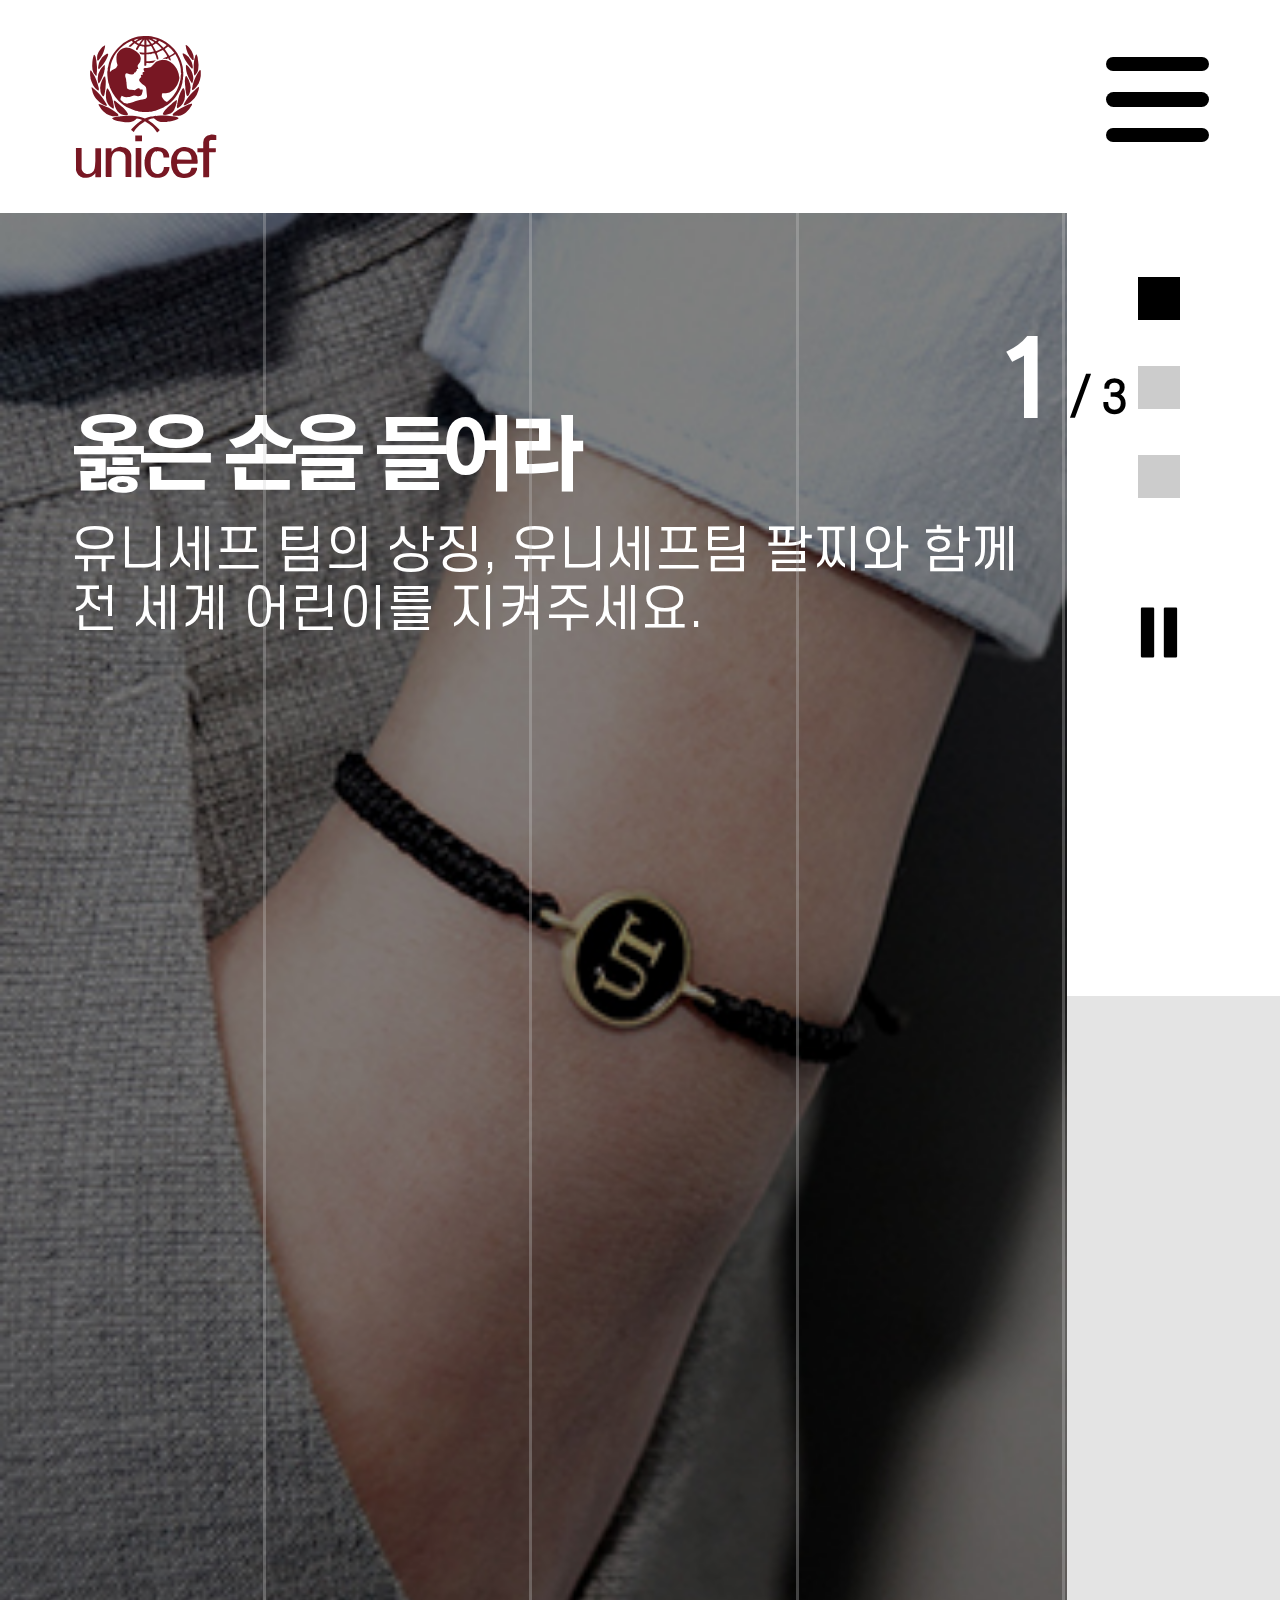
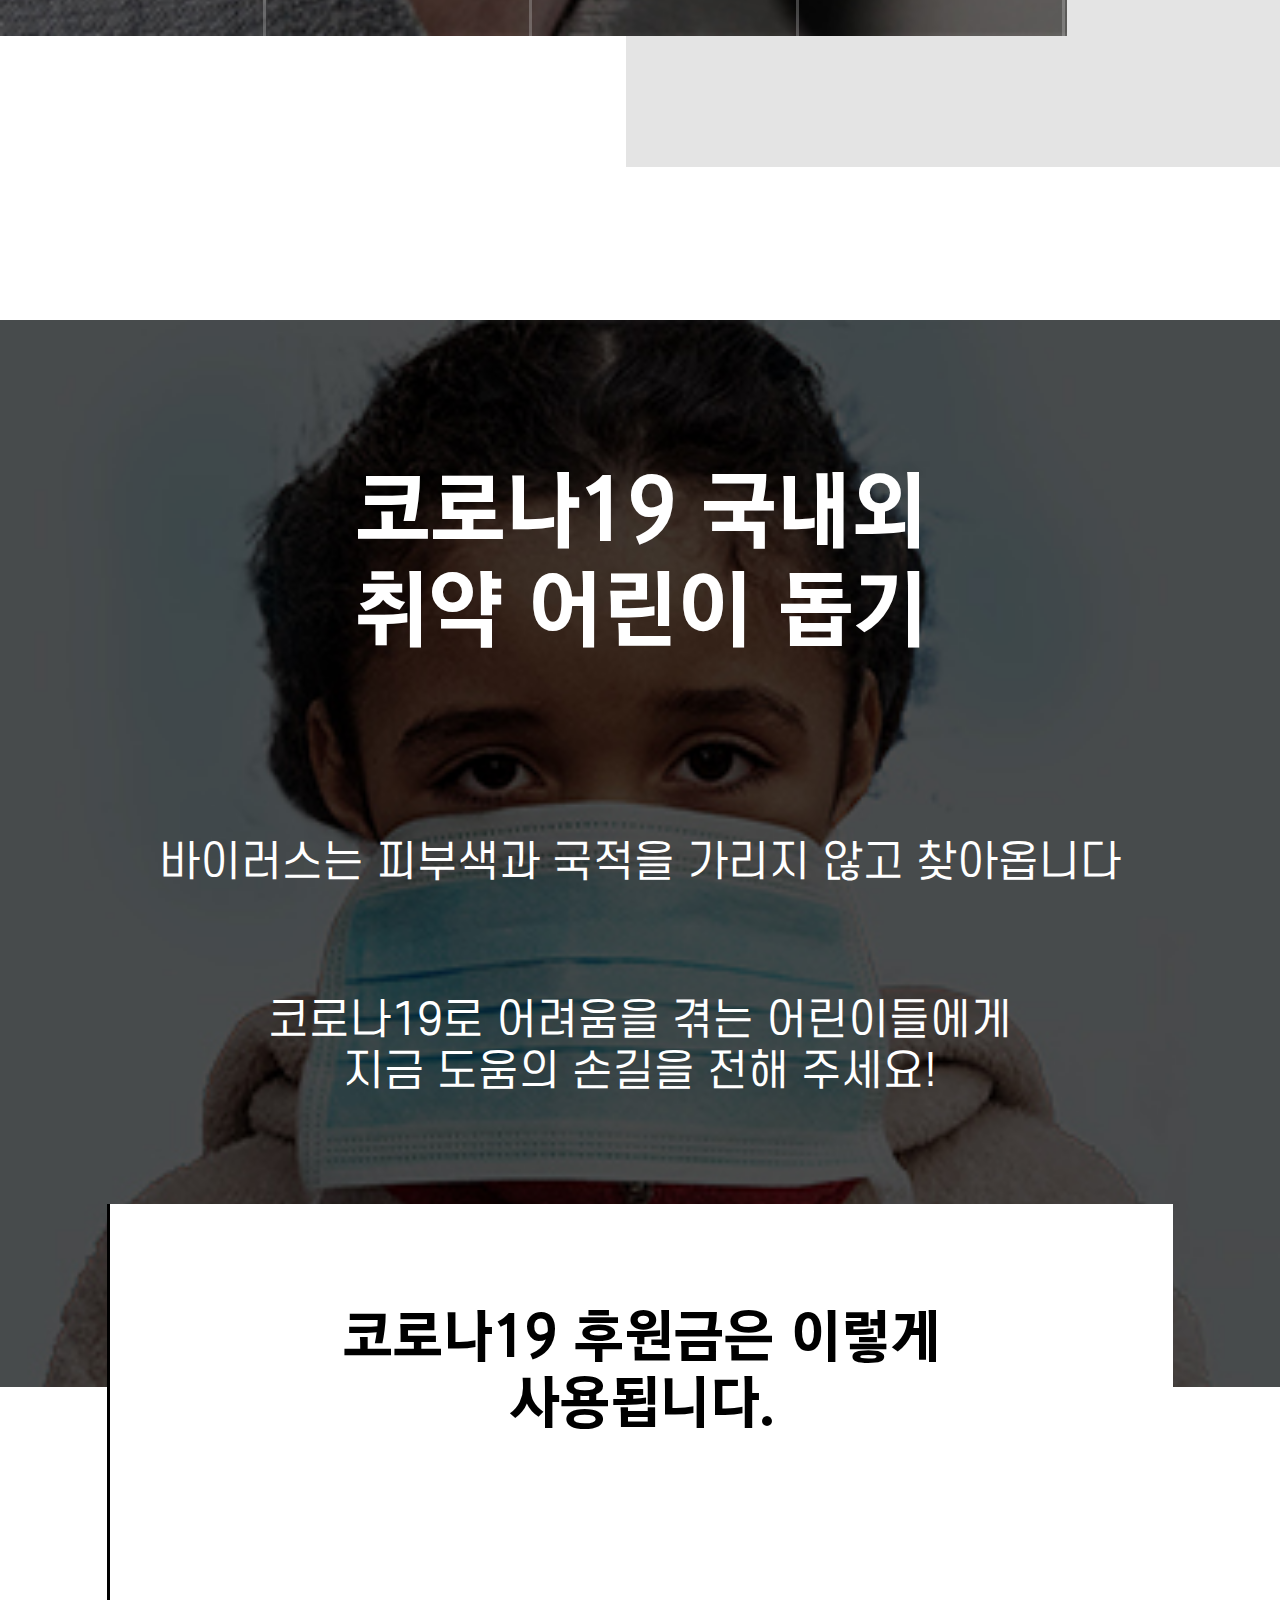
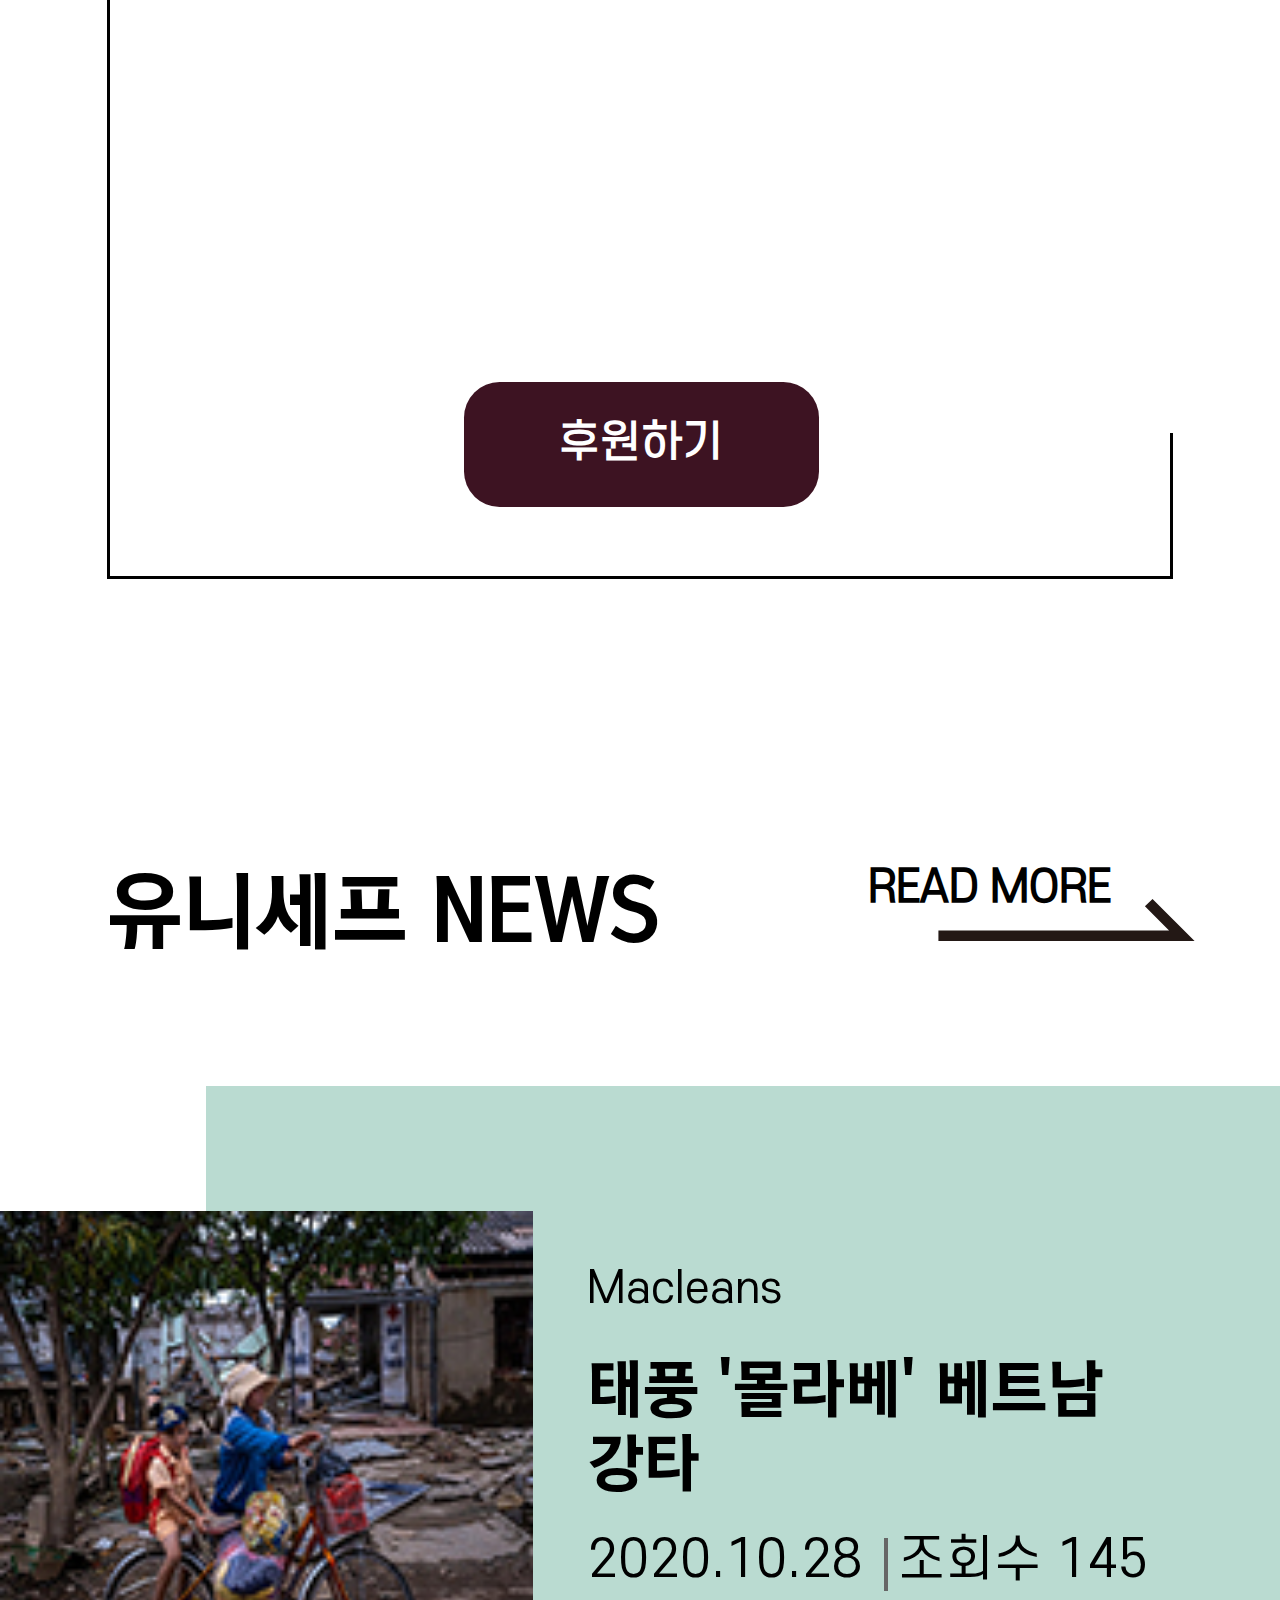
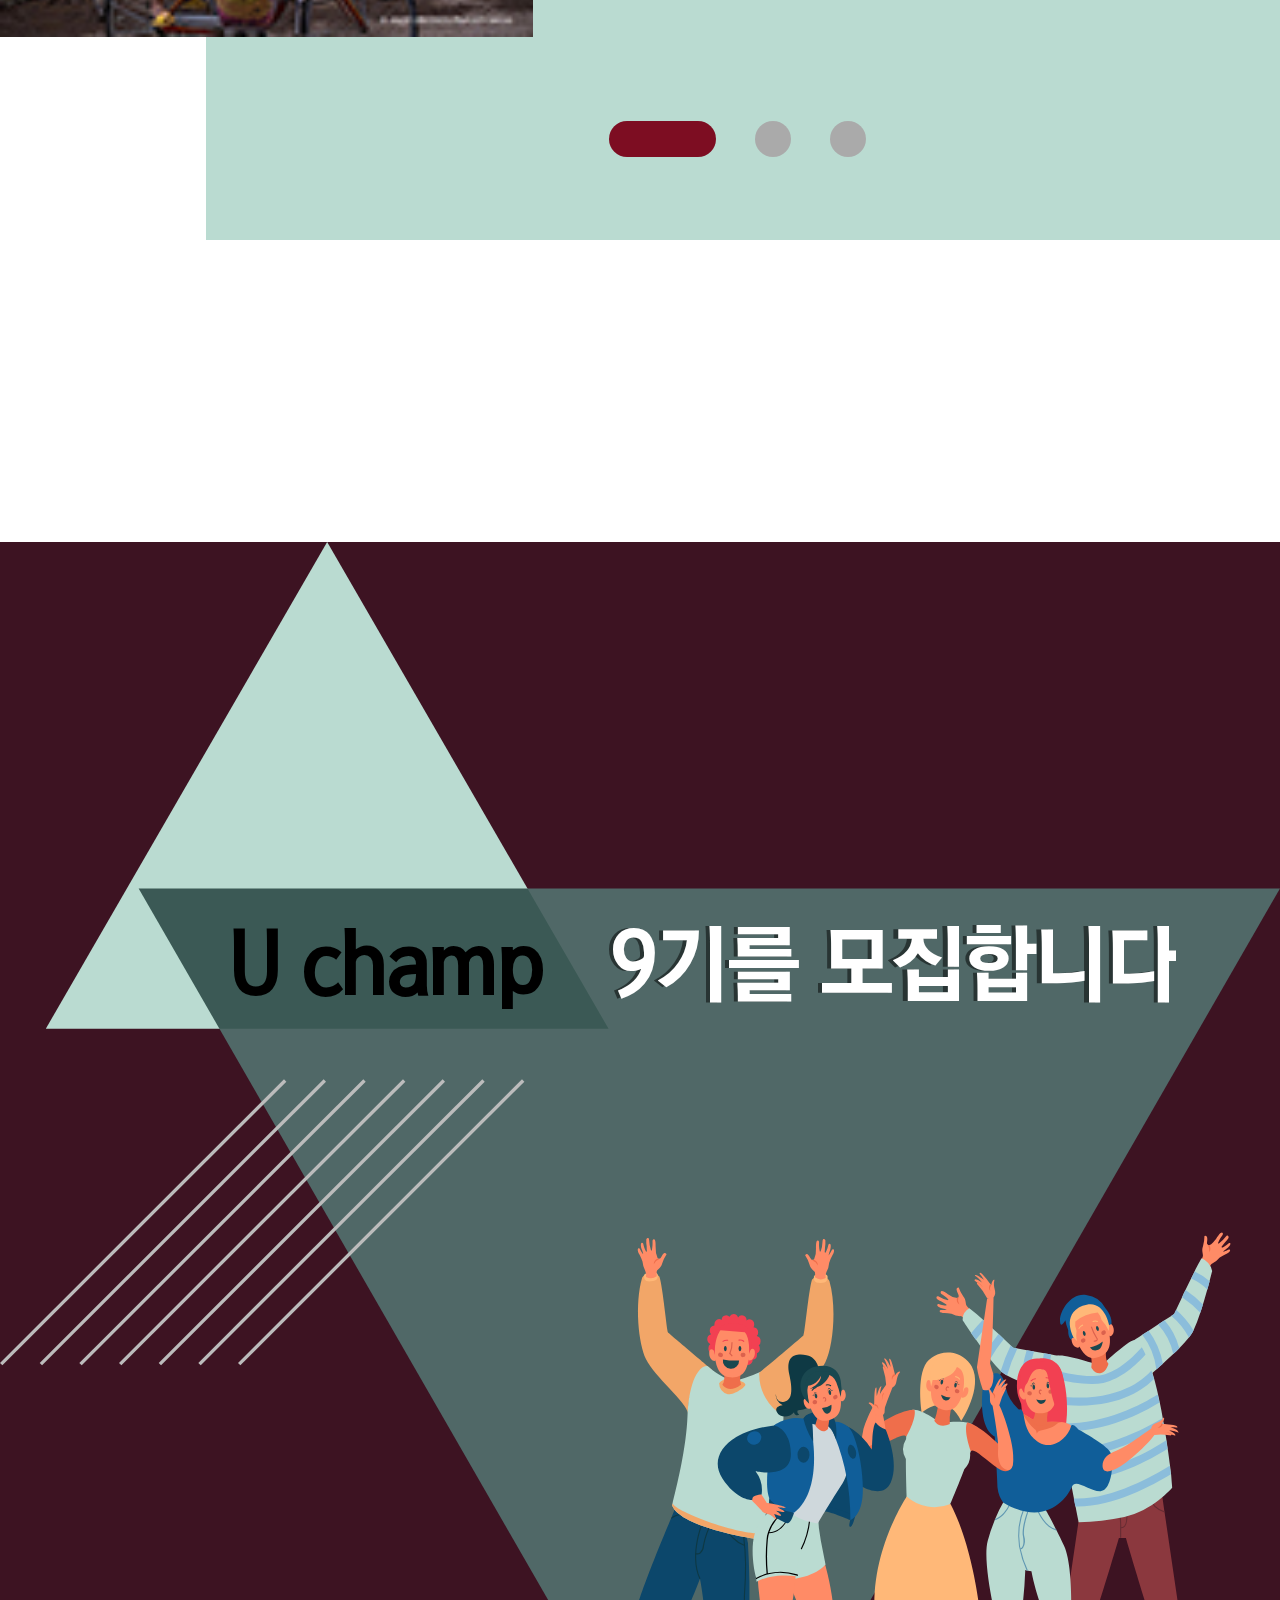
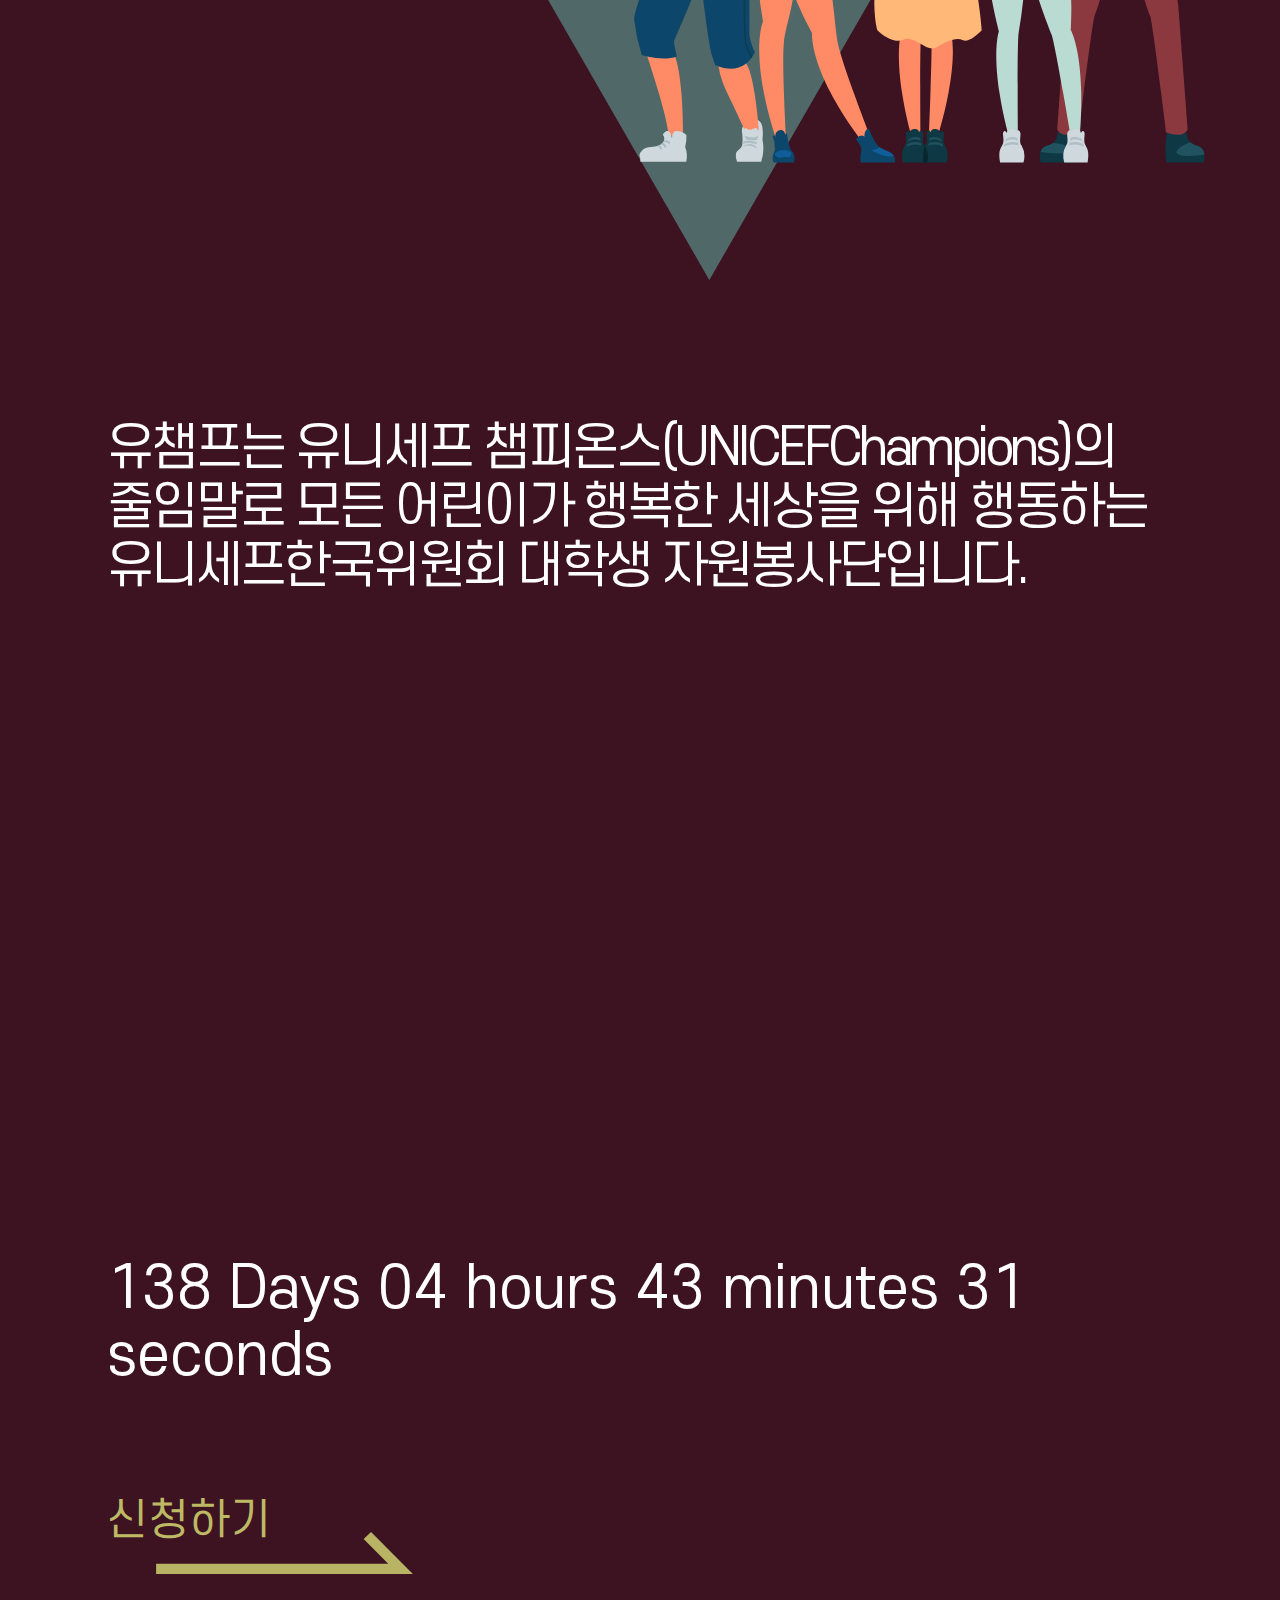
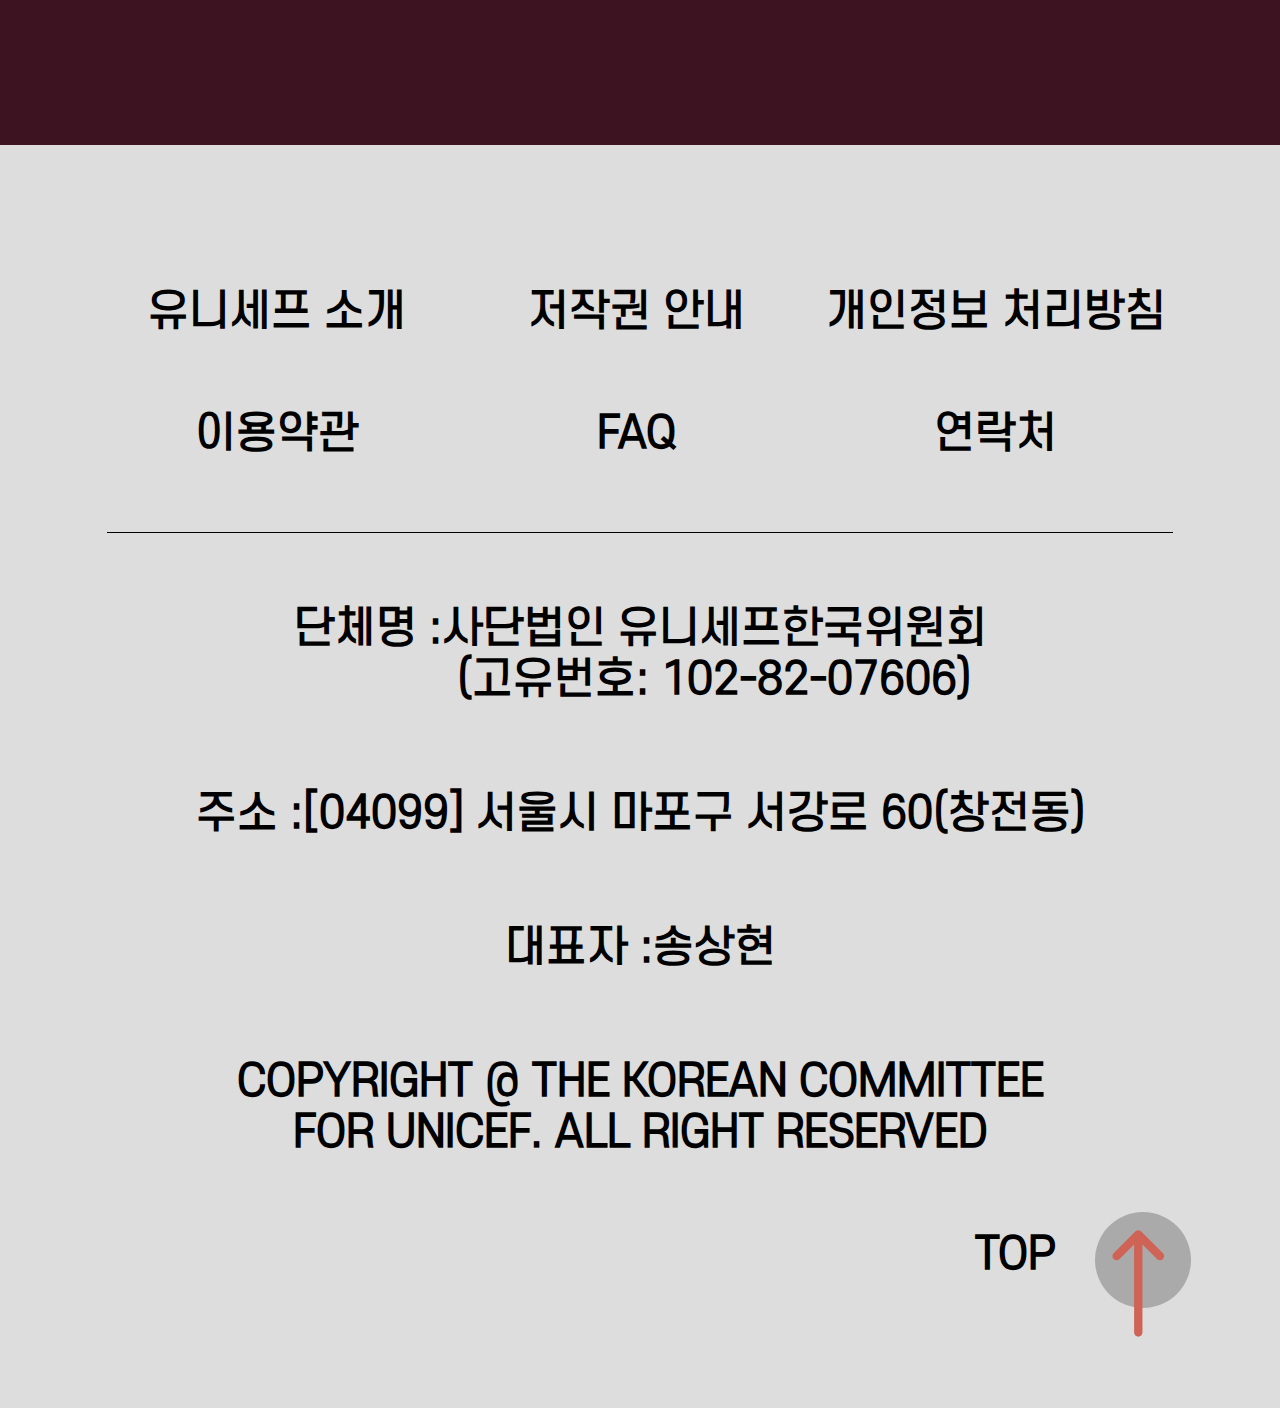
<file: index.html>
<!DOCTYPE html>
<html lang="ko">
<head>
    <meta charset="utf-8">
    <meta name="viewport" content="width=device-width, initial-scale=1.0">
    <title> unicef </title>
    <link rel="stylesheet" href="assets/css/swiper-bundle.css">
    <link rel="stylesheet" href="assets/css/common.css">
    <link rel="stylesheet" href="assets/css/main.css">
    <script src="assets/js/jquery-1.12.4.min.js"></script>
    <script src="assets/js/swiper-bundle.min.js"></script>
    <script src="assets/js/common.js"></script>
    <script src="assets/js/main.js"></script>
</head>
<body>
    <div id="wrap">
        <header id="header">
            <h1 class="logo">
                <a href="./index.html"><img src="assets/images/common/unicef_logo.svg" alt="유니세프"></a>
            </h1>
            <button class="btn_menu">
                <span class="blind_b">메뉴 열기</span>
                <span class="line top"></span>
                <span class="line mid"></span>
                <span class="line btm"></span>
            </button>
            <nav id="gnb">
                <h2 class="blind_b">유니세프 주메뉴</h2>
                <button class="depth2_now">
                    <img src="./assets/images/common/gnb-back-arrow.svg" alt="뒤로가기 버튼">
                    <span></span>
                </button>
                <ul>
                    <li>
                        <a href="#" data-link="first1">about us</a>
                        <ul class="depth2">
                            <li>
                                <a href="" class="has_arrow" data-link="first2">유니세프 소개</a>
                                <ul>
                                    <li><a href="">설립이념</a></li>
                                    <li><a href="">역사</a></li>
                                    <li><a href="">조직</a></li>
                                    <li><a href="">채용</a></li>
                                </ul>
                            </li>
                            <li>
                                <a href="" class="has_arrow">유니세프 소식</a>
                                <ul>
                                    <li><a href="">공지사항</a></li>
                                    <li><a href="">뉴스</a></li>
                                    <li><a href="">스토리</a></li>
                                    <li><a href="">보도자료</a></li>
                                    <li><a href="">유니세프 자료</a></li>
                                </ul>
                            </li>
                            <li><a href="">홍보대사</a></li>
                            <li><a href="">나눔기업</a></li>
                            <li><a href="" data-link="last2">지부안내</a></li>
                        </ul>
                    </li>
                    <li>
                        <a href="donation/reg_donation.html">donation</a>
                        <ul class="depth2">
                            <li><a href="donation/reg_donation.html" data-link="first2">정기후원</a></li>
                            <li><a href="">일시후원</a></li>
                            <li><a href="">기업후원</a></li>
                            <li><a href="">생명을 구하는 선물</a></li>
                            <li><a href="" data-link="last2">고액 아너스 클럽</a></li>
                        </ul>
                    </li>
                    <li>
                        <a href="#">work</a>
                        <ul class="depth2">
                            <li>
                                <a href="" class="has_arrow" data-link="first2">유니세프 사업</a>
                                <ul>
                                    <li><a href="">유니세프 중점 사업</a></li>
                                    <li><a href="">유니세프 범분야 사업</a></li>
                                </ul>
                            </li>
                            <li>
                                <a href="" class="has_arrow">한국 위원회 사업</a>
                                <ul>
                                    <li><a href="">기금 모금</a></li>
                                    <li><a href="">아동권리 옹호</a></li>
                                </ul>
                            </li>
                            <li>
                                <a href="" class="has_arrow">한국 정부 협력 사업</a>
                                <ul>
                                    <li><a href="">한국정부 파트너십</a></li>
                                    <li><a href="">아동권리 옹호</a></li>
                                </ul>
                            </li>
                            <li><a href="" data-link="last2">유니세프 이슈</a></li>
                        </ul>
                    </li>
                    <li>
                        <a href="#">campaign</a>
                        <ul class="depth2">
                            <li><a href="" data-link="first2">후원자 참여</a></li>
                            <li><a href="">착한 상품</a></li>
                            <li><a href="">자원봉사</a></li>
                            <li><a href="" data-link="last2">아우인형</a></li>
                        </ul>
                    </li>
                    <li>
                        <a href="#" data-link="last1">communication</a>
                        <ul class="depth2">
                            <li><a href="" data-link="first2">도움 요청</a></li>
                            <li><a href="">궁금증 확인하세요</a></li>
                            <li><a href="">마음 톡톡</a></li>
                            <li><a href="" data-link="last2">이벤트</a></li>
                        </ul>
                    </li>
                </ul>
            </nav>
        </header>
        <section id="container" role="main">
            <h2 class="blind_b">유니세프 주요활동 및 안내사항</h2>
            <article class="slogan">
                <h3 class="blind_b">유니세프 활동 슬로건</h3>
                <!-- Slider main container -->
                <div class="swiper-container">
                    <!-- Additional required wrapper -->
                    <div class="swiper-wrapper">
                        <!-- Slides -->
                        <div class="swiper-slide slide1">
                            <div class="slogan_txt">
                                <strong>옳은 손을 들어라</strong>
                                <p>유니세프 팀의 상징, 유니세프팀 팔찌와 함께 <br> 전 세계 어린이를 지켜주세요.</p>
                            </div>
                            <div class="slide_mask">
                                <div class="mask mask1"></div>
                                <div class="mask mask2"></div>
                                <div class="mask mask3"></div>
                                <div class="mask mask4"></div>
                            </div>
                        </div>
                        <div class="swiper-slide slide2">
                            <div class="slogan_txt">
                                <strong>모든 여자 어린이의 권리를 위해</strong>
                                <p>For every child, girl's right</p>
                            </div>
                            <div class="slide_mask">
                                <div class="mask mask1"></div>
                                <div class="mask mask2"></div>
                                <div class="mask mask3"></div>
                                <div class="mask mask4"></div>
                            </div>
                        </div>
                        <div class="swiper-slide slide3">
                            <div class="slogan_txt">
                                <strong>세계 물의 날 캠페인</strong>
                                <p>어린이에게 깨끗한 물을 선물해주세요</p>
                            </div>
                            <div class="slide_mask">
                                <div class="mask mask1"></div>
                                <div class="mask mask2"></div>
                                <div class="mask mask3"></div>
                                <div class="mask mask4"></div>
                            </div>
                        </div>
                    </div>
                    <!-- 1) fraction type -->
                    <div class="swiper-pagination"></div>
                    <!-- 2) bullet type -->
                    <div id="bullets"></div>
                    <!-- 3) play, stop -->
                    <div class="play_stop">
                        <button type="button" class="autoplay"><img src="assets/images/main/index-slogan-playbtn.svg" alt="슬라이드 재생"></button>
                        <button type="button" class="autostop"><img src="assets/images/main/index-slogan-stopbtn.svg" alt="슬라이드 일시정지"></button>
                    </div>
                </div>
            </article>
        <div id="relContent">
            <article class="corona p_r">
                <div class="inner">
                    <div class="corona_bg"></div>
                    <h3 class="font2">코로나19 국내외<br> 취약 어린이 돕기</h3>
                    <p>바이러스는 피부색과 국적을 가리지 않고 찾아옵니다</p>
                    <p>코로나19로 어려움을 겪는 어린이들에게<br> 지금 도움의 손길을 전해 주세요! </p>
                    <div class="corona_spon p_r">
                        <strong>코로나19 후원금은 이렇게 사용됩니다.</strong>
                        <ul class="clearfix">
                            <li>
                                <img src="assets/images/main/first-aid-kit.svg" alt="">
                                <p>코로나19 <br> 예방 키트</p>
                            </li>
                            <li>
                                <img src="assets/images/main/medical-insurance.svg" alt="">
                                <p>위생 및 방역<br> 서비스 지원</p>
                            </li>
                            <li>
                                <img src="assets/images/main/team.svg" alt="">
                                <p>의료진<br> 보호물품 제공</p>
                            </li>
                        </ul>
                        <a href="#" class="don_btn reg_btn">후원하기</a>
                    </div>
                </div>
            </article>
            <article class="news p_r">
                <div class="inner">
                    <h3>유니세프 NEWS</h3>
                    <div class="swiper-container">
                        <div class="swiper-wrapper">
                            <!-- Slides -->
                            <div class="swiper-slide slide1">
                                <img src="assets/images/main/index_news1x1.jpg" alt="" srcset="assets/images/main/index_news1x2.jpg 2x, assets/images/main/index_news1x3.jpg 3x">
                                <dl>
                                    <dt><a href="#">태풍 &apos;몰라베&apos; 베트남 강타 </a></dt>
                                    <dd>Macleans</dd>
                                    <dd><span>2020.10.28</span><span>조회수 145</span></dd>
                                </dl>
                            </div>
                            <div class="swiper-slide slide2">
                                <img src="assets/images/main/index-news2x1.jpg" alt=""
                                srcset="assets/images/main/index-news2x2.jpg 2x, assets/images/main/index-news2x3.jpg 3x">
                                <dl>
                                    <dt><a href="#">유니세프 코로나 19 예방접종 위한</a></dt>
                                    <dd>뉴시스</dd>
                                    <dd><span>2020.10.19</span><span>조회수 766</span></dd>
                                </dl>
                            </div>
                            <div class="swiper-slide slide3">
                                <img src="assets/images/main/index-news3x1.jpg" alt="" srcset="assets/images/main/index-news3x2.jpg 2x, assets/images/main/index-news3x3.jpg 3x">
                                <dl>
                                    <dt><a href="#">전세계적으로 16초마다 사산아 발생</a></dt>
                                    <dd>더 벨</dd>
                                    <dd><span>2020.10.08</span><span>조회수 858</span></dd>
                                </dl>
                            </div>

                        </div>
                        <div class="swiper-pagination"></div>
                    </div>
                    <a href="#" id="newsMore">
                        <span>READ MORE</span>
                        <img src="assets/images/common/common_arrow.svg" alt="">
                    </a>
                </div>
            </article>
            <article class="uchamp">
                <div class="inner">
                    <h3>
                        <span class="h3_txt1" data-text="U champ">U champ</span>
                        <span class="h3_txt2" data-text="9기를 모집합니다">9기를 모집합니다</span></h3>
                    <div class="uchamp_recruit">
                        <p>유챔프는 유니세프 챔피온스(UNICEFChampions)의 줄임말로 모든 어린이가 행복한 세상을 위해 행동하는 유니세프한국위원회 대학생 자원봉사단입니다.</p>
                        <ul>
                            <li>
                                <dl>
                                    <dt>활동내용</dt>
                                    <dd>유니세프 한국위원회 업무지원 <br>
                                        홍보부스 및 캠페인 운영</dd>
                                </dl>
                            </li>
                            <li>
                                <dl>
                                    <dt>대상</dt>
                                    <dd>1년간 지속적으로 서울/경기 지역에서 <br> 활동가능한  대학교 재학생</dd>
                                </dl>
                            </li>
                            <li>
                                <dl>
                                    <dt>신청기간</dt>
                                    <dd>2020.11.10 ~ 2020.12.10</dd>
                                </dl>
                            </li>
                        </ul>
                        <p>13 Days 06 hours 25 minutes 15 seconds</p>
                        <a href="#" id="uchampMore">
                            <span>신청하기</span>
                            <img src="assets/images/main/uchamp_arrow.svg" alt="">
                        </a>
                    </div>
                </div>
            </article>
        </div> 
    </section>
        <footer id="footer">
            <div class="inner">
                <div class="btm_list">
                    <ul> 
                        <li><a href="#">유니세프 소개</a></li>
                        <li><a href="#">저작권 안내</a></li>
                        <li><a href="#">개인정보 처리방침</a></li>
                        <li><a href="#">이용약관</a></li>
                        <li><a href="#">FAQ</a></li>
                        <li><a href="#">연락처</a></li>
                    </ul>
                </div>   
                    <div class="company_info">
                        <ul>
                            <li>
                                <dl>
                                    <dt>단체명 : </dt>
                                    <dd>사단법인 유니세프한국위원회 <br>(고유번호: 102-82-07606)</dd>
                                </dl>
                            </li>
                            <li>
                                <dl>
                                    <dt>주소 : </dt>
                                    <dd>[04099] 서울시 마포구 서강로 60(창전동) </dd>
                                </dl>
                            </li>
                            <li>
                                <dl>
                                    <dt>대표자 : </dt>
                                    <dd>송상현</dd>
                                </dl>
                            </li>
                        </ul>
                    </div>
                    <p>COPYRIGHT @ THE KOREAN COMMITTEE <br> FOR UNICEF. ALL RIGHT RESERVED</p>
                </div>
                <a href="" id="topBtn">
                    <span>TOP</span>
                    <img src="assets/images/common/right-arrow.svg" alt="">
                </a>
        </footer>
    </div>
</body>

</html>
</file>
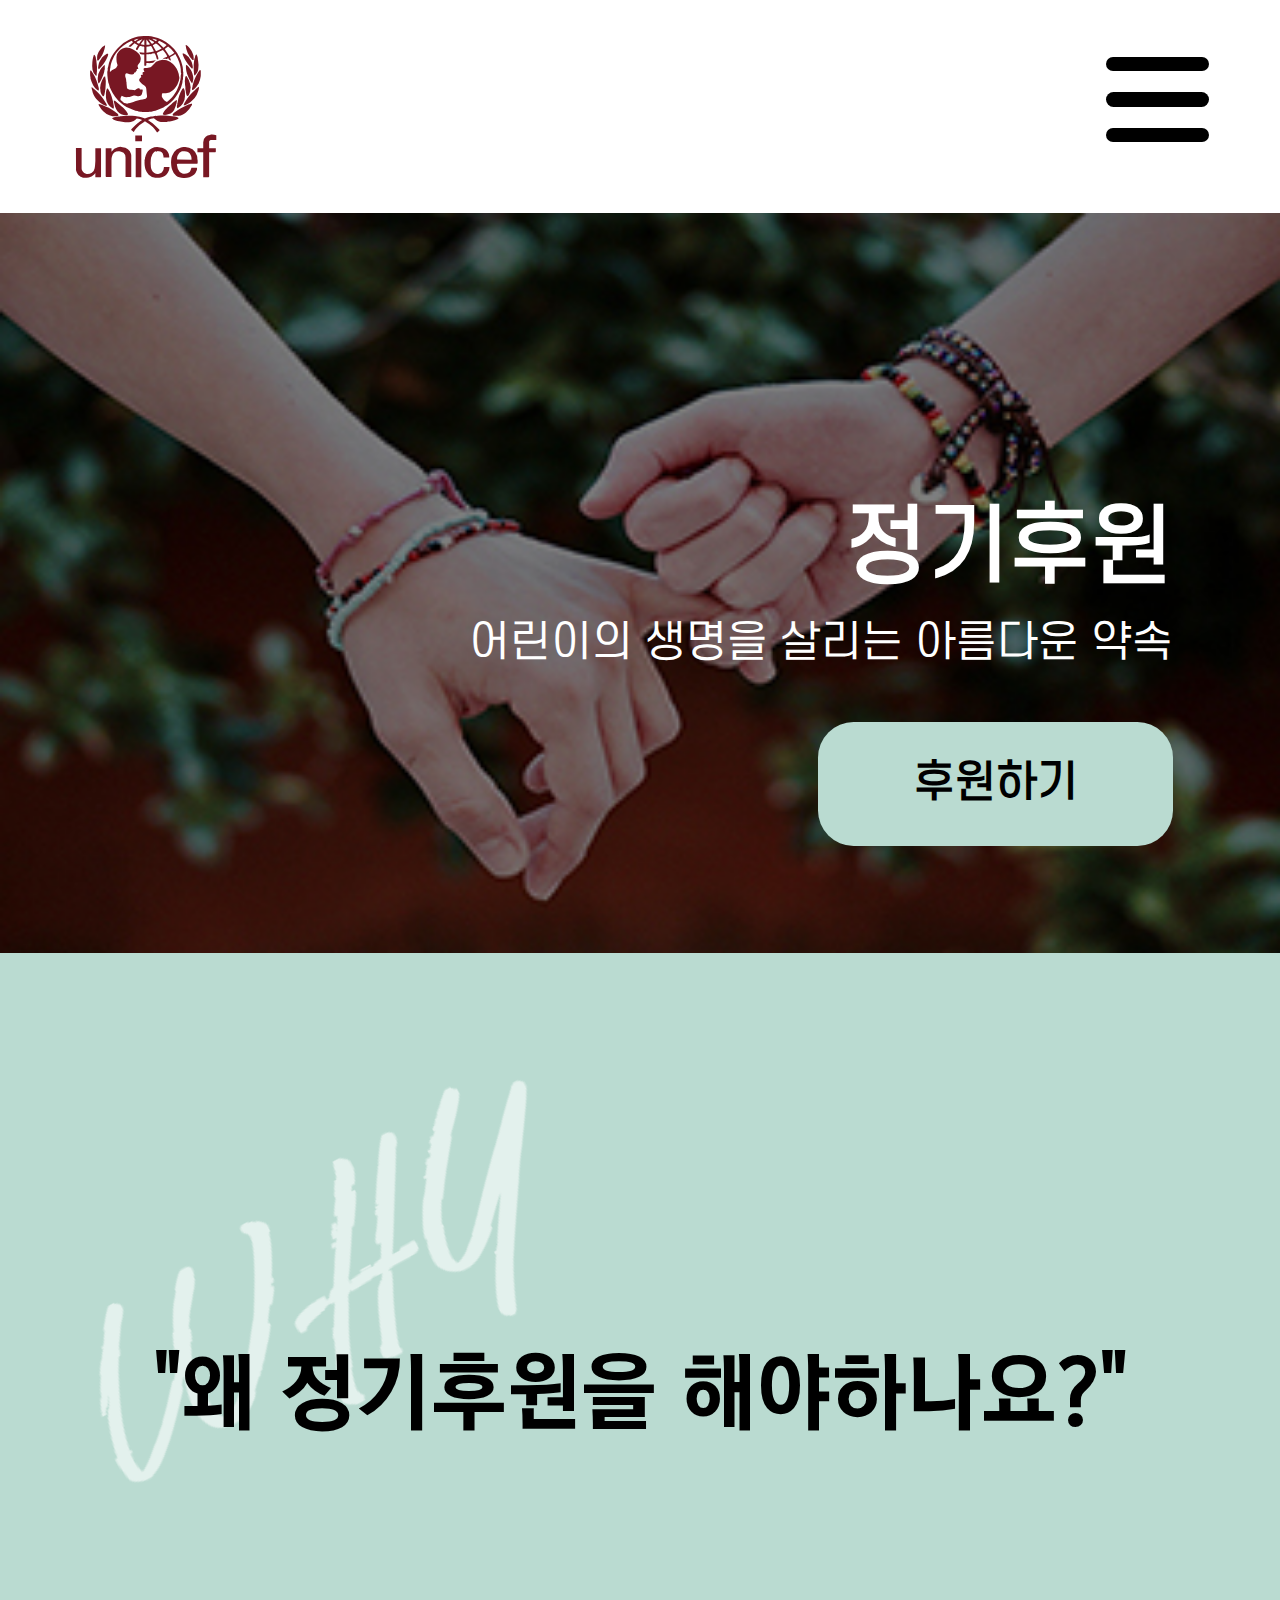
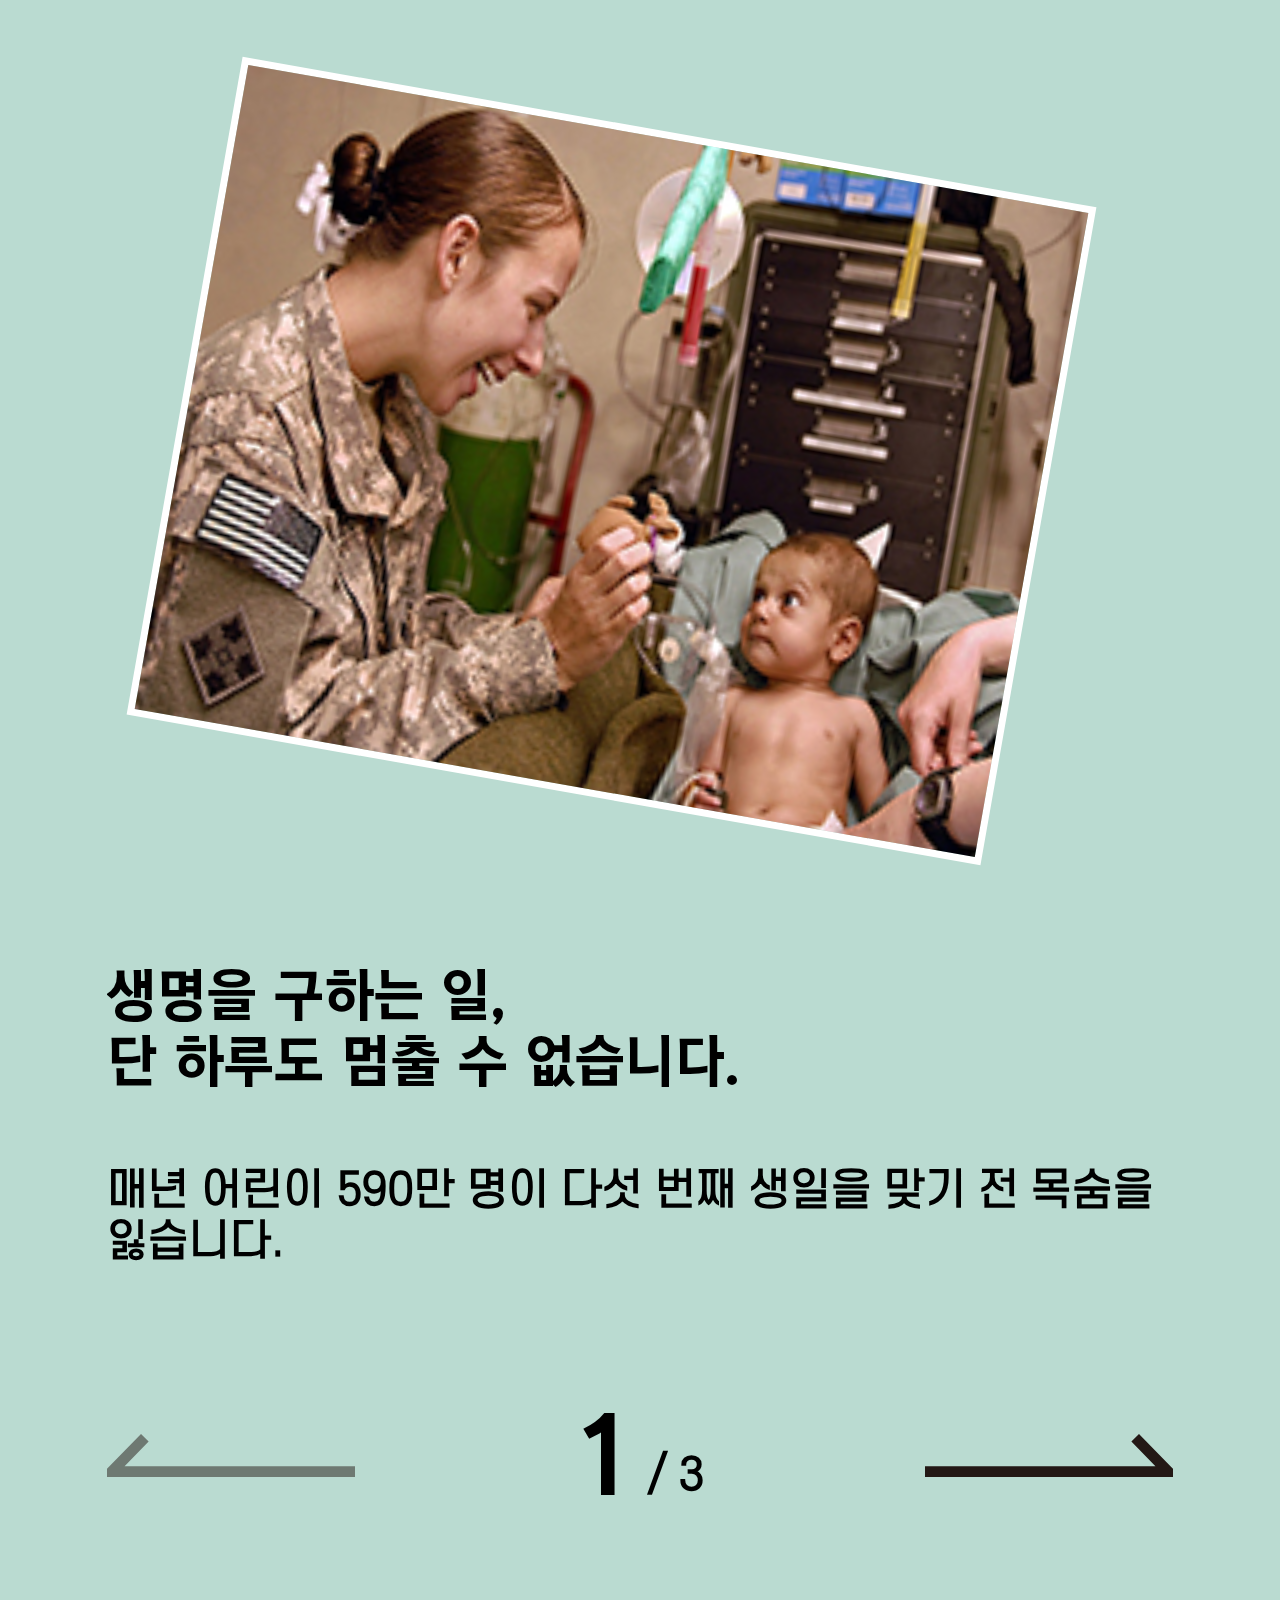
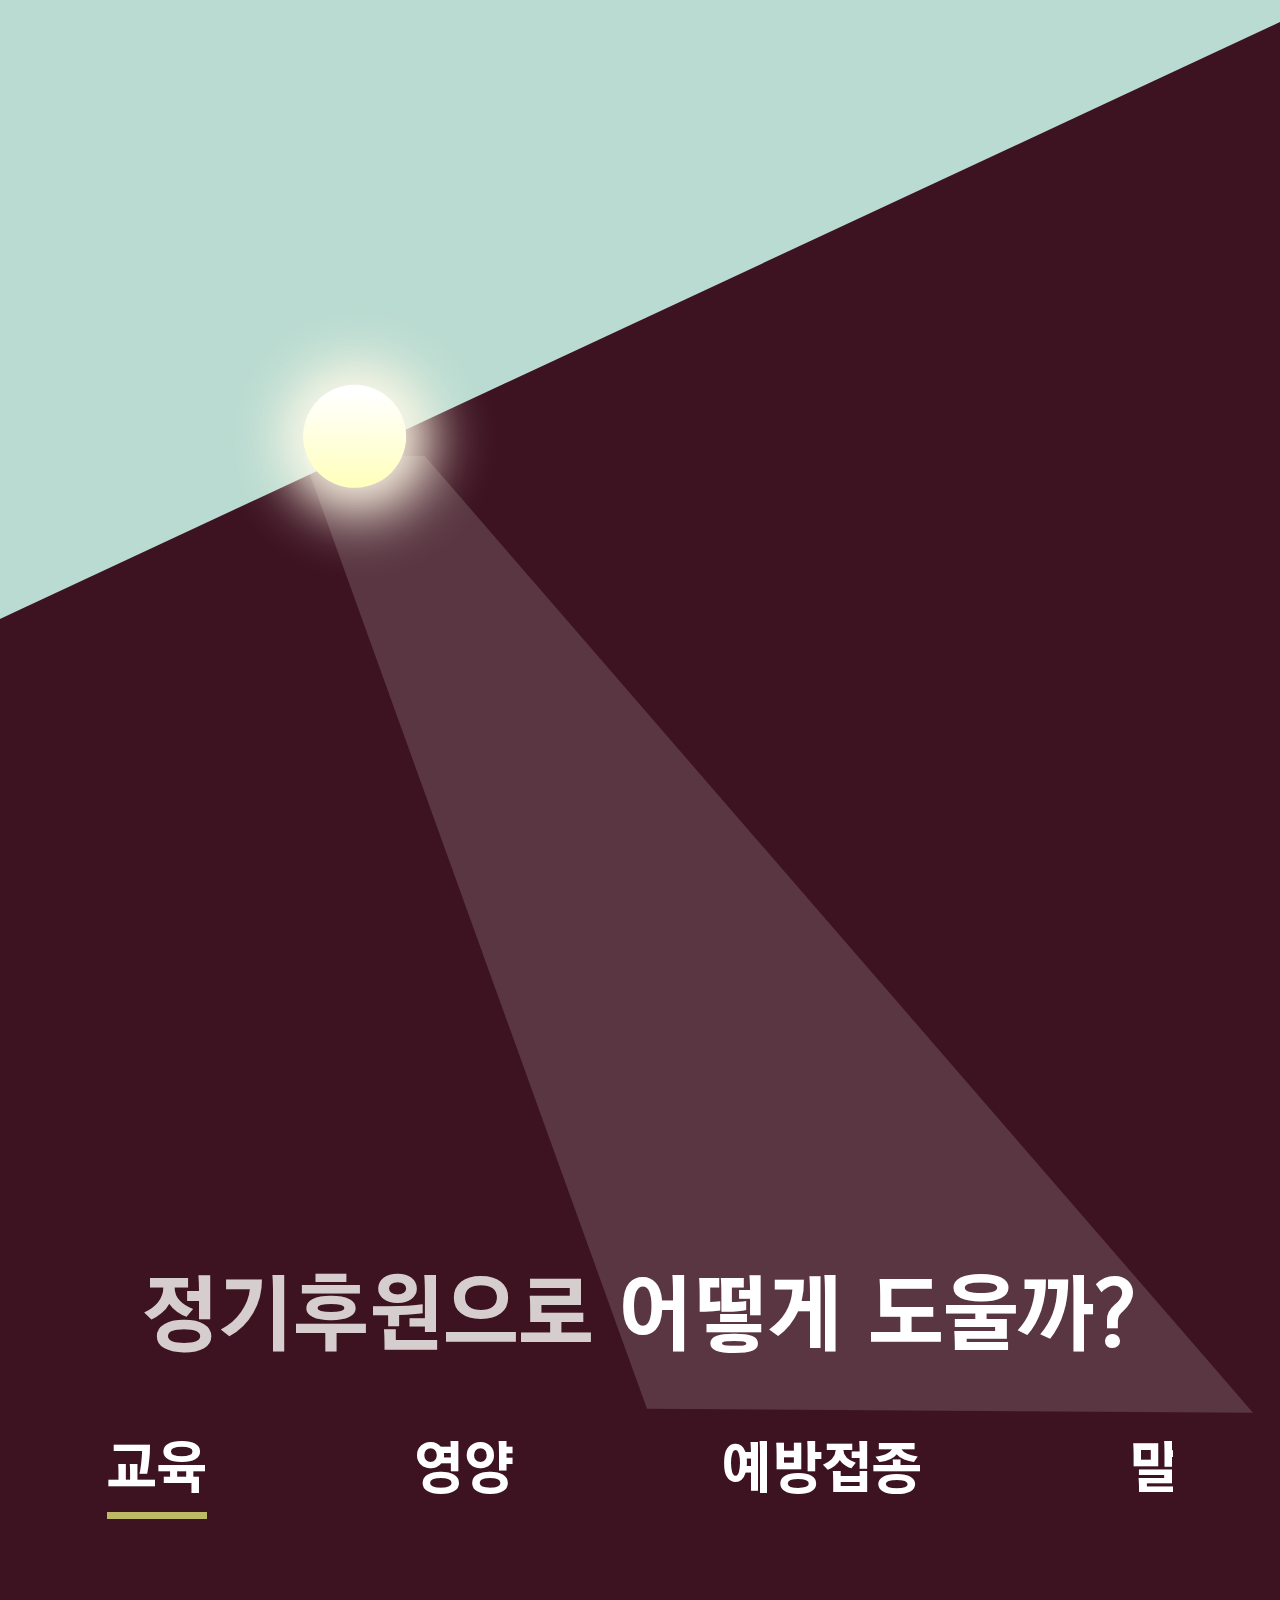
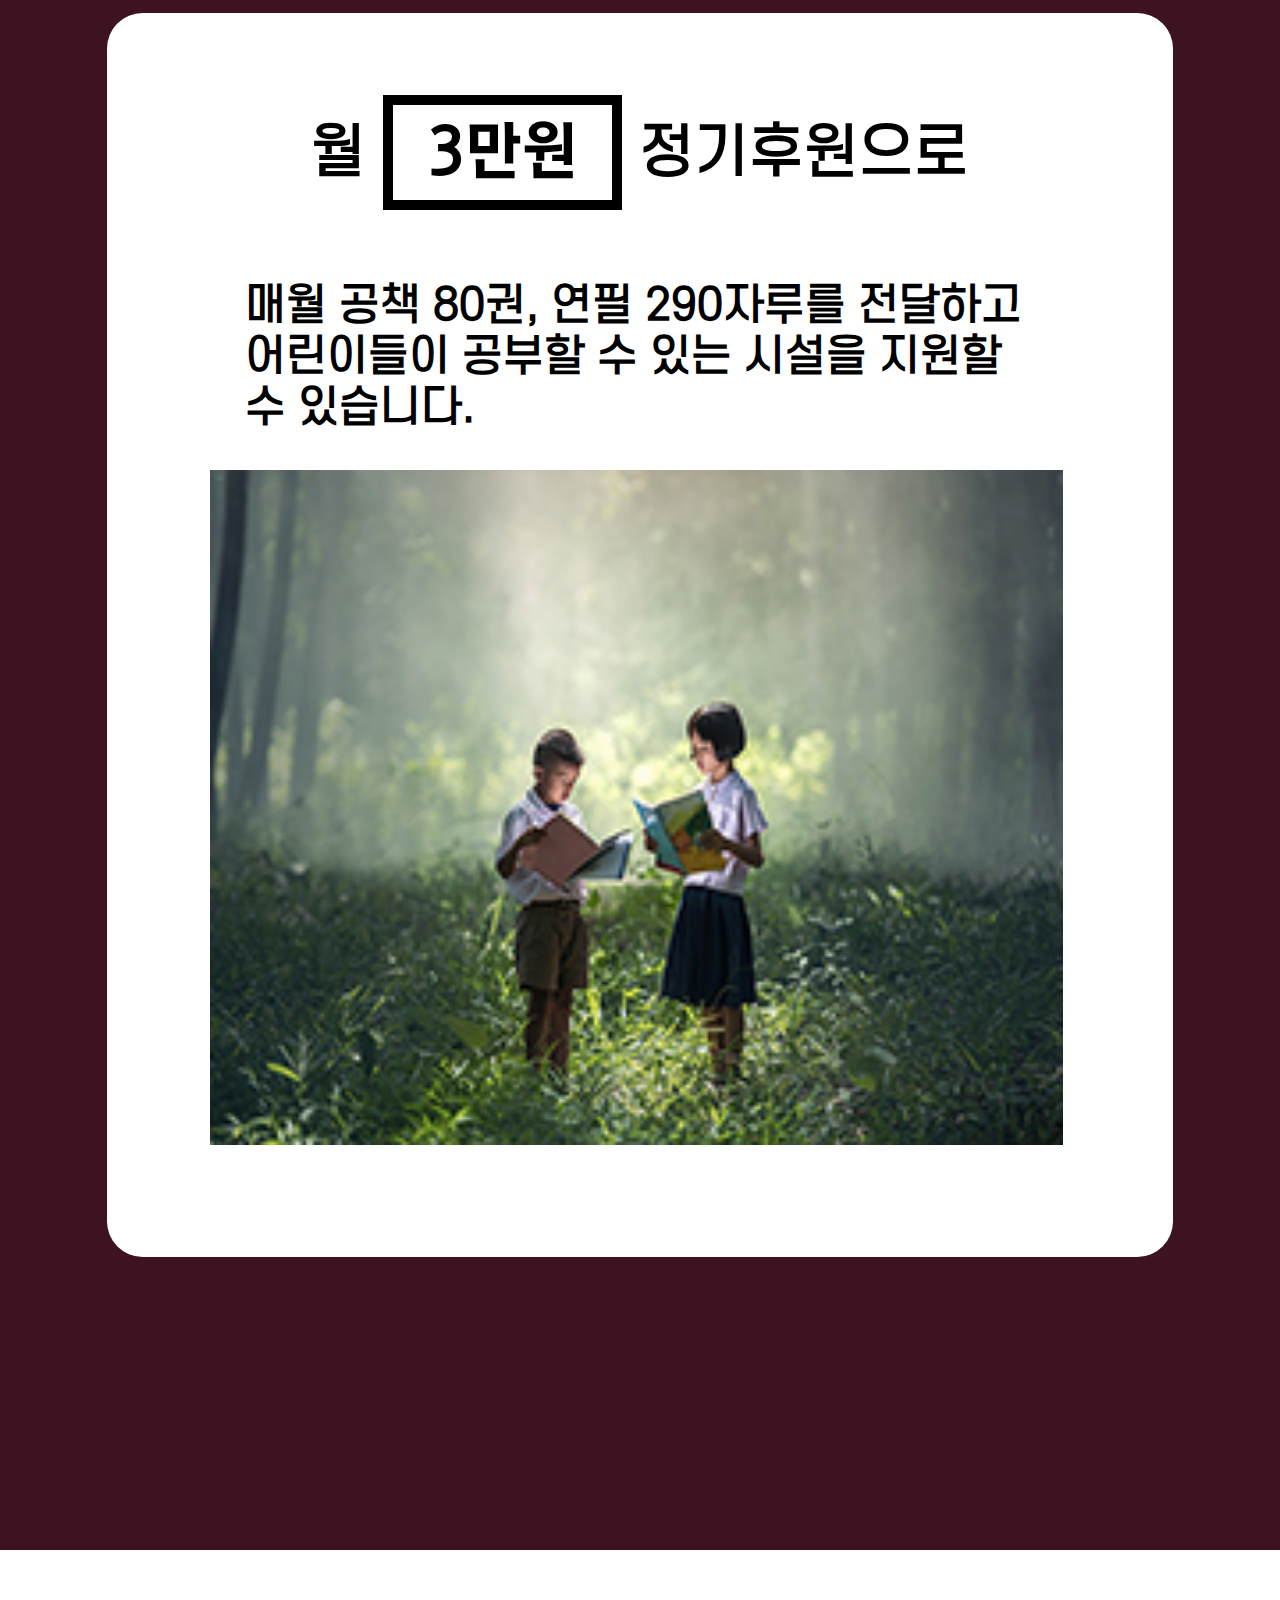
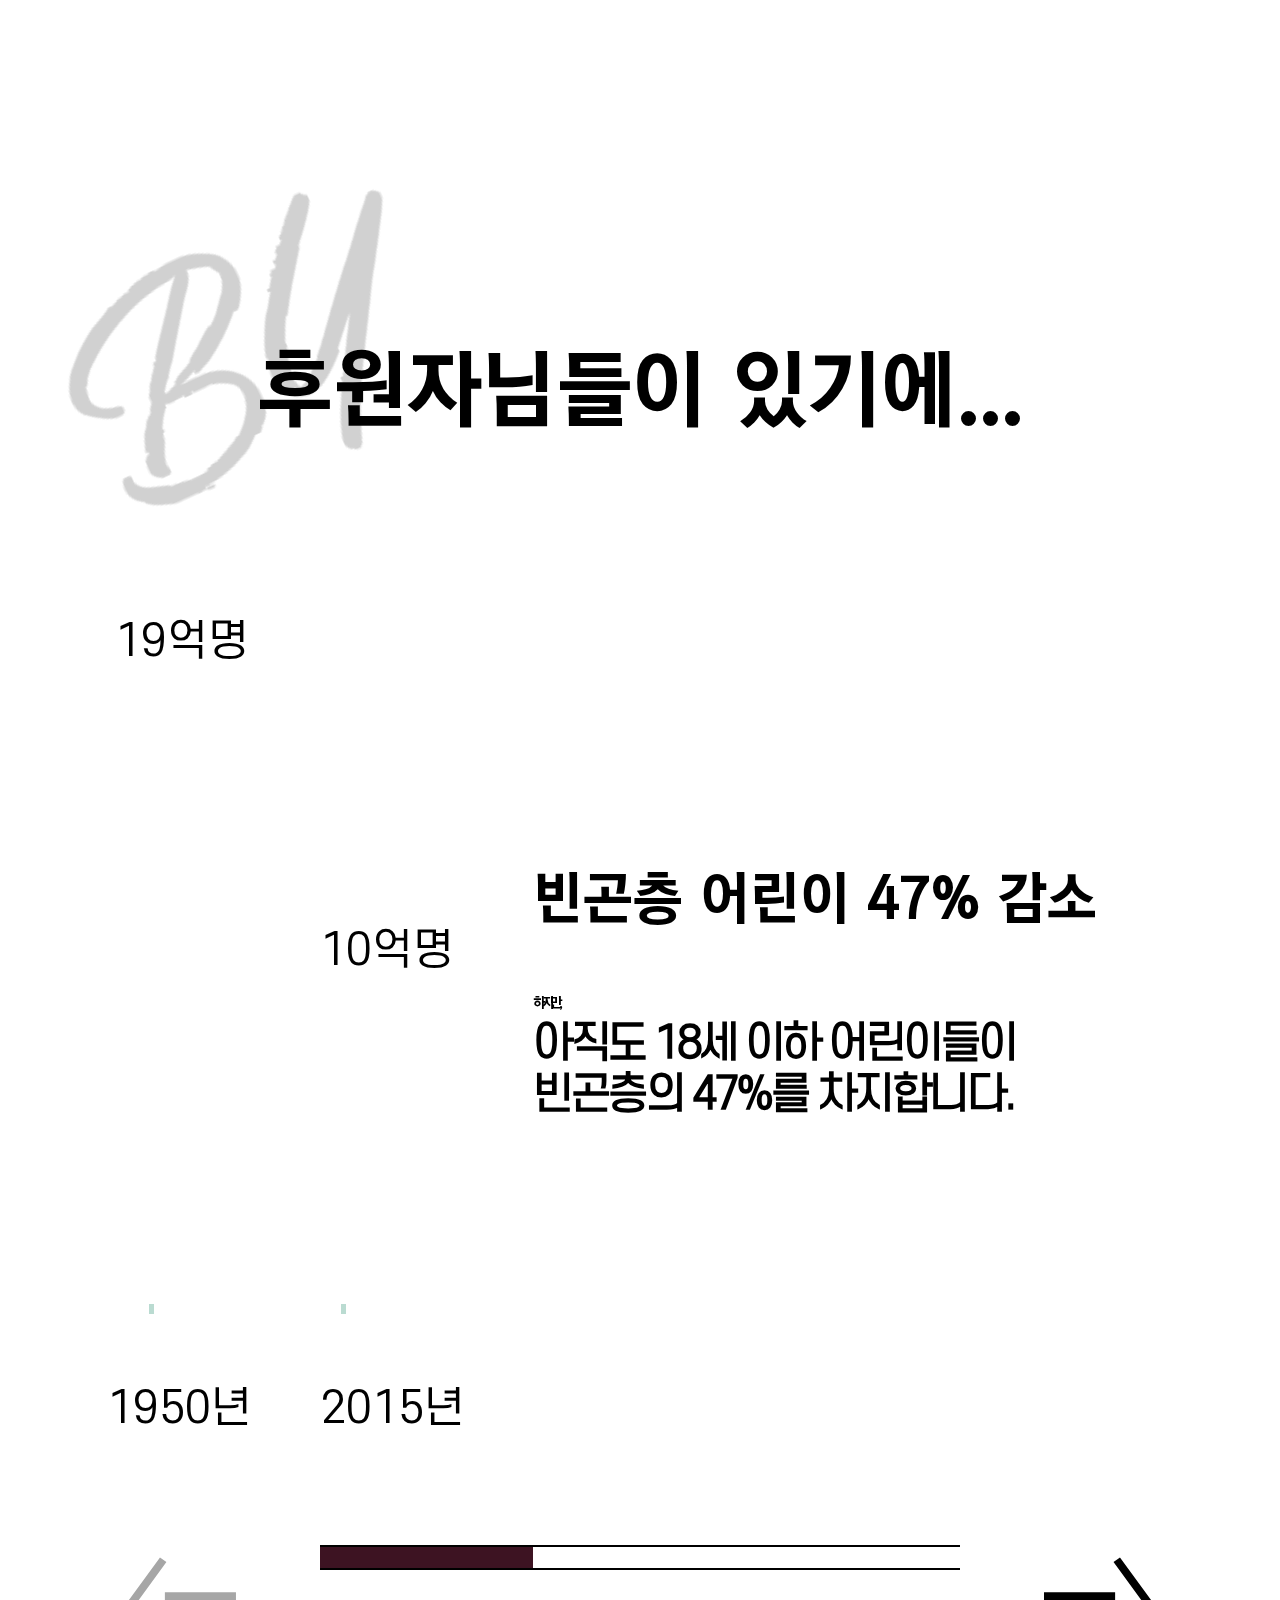
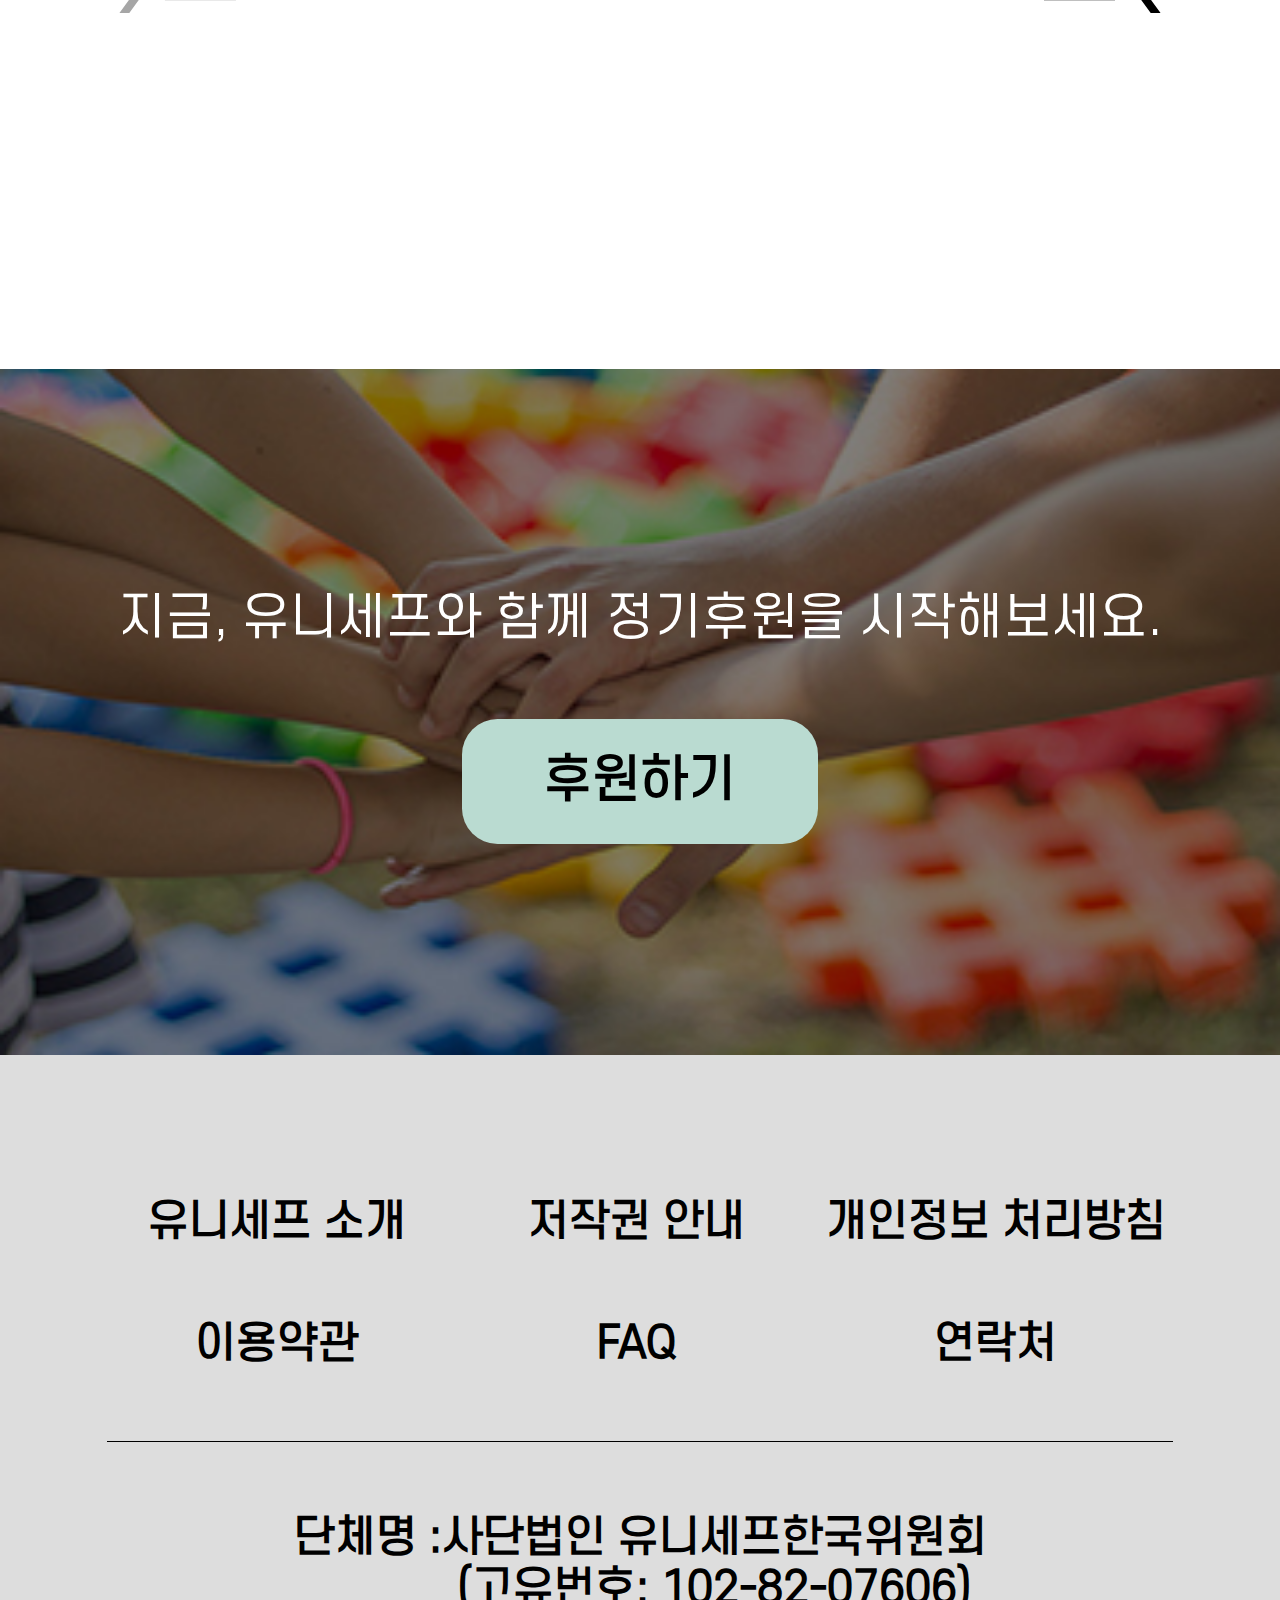
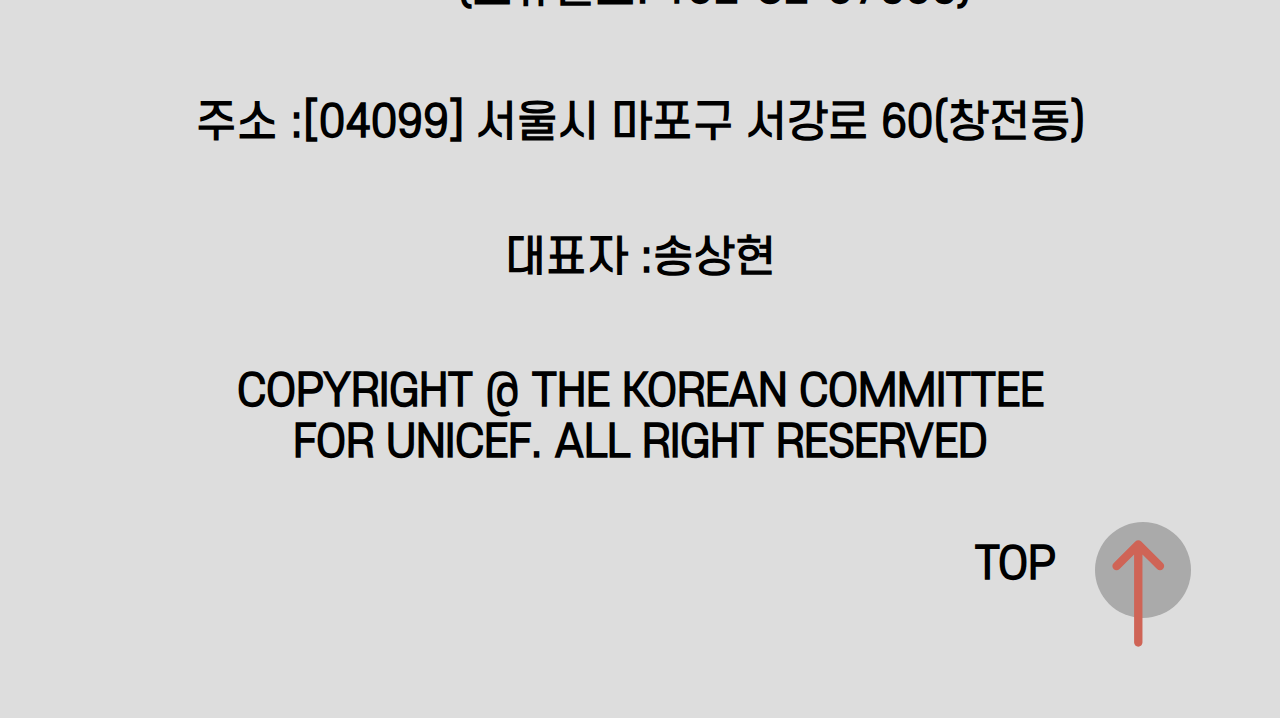
<file: donation/reg_donation.html>
<!DOCTYPE html>
<html lang="ko">

<head>
    <meta charset="utf-8">
    <meta name="viewport" content="width=device-width, initial-scale=1.0">
    <title> 정기후원 : donation </title>
    <link rel="stylesheet" href="../assets/css/swiper-bundle.css">
    <link rel="stylesheet" href="../assets/css/common.css">
    <link rel="stylesheet" href="../assets/css/sub.css">
    <script src="../assets/js/jquery-1.12.4.min.js"></script>
    <script src="../assets/js/swiper-bundle.min.js"></script>
    <script src="../assets/js/common.js"></script>
    <script src="../assets/js/sub.js"></script>
</head>
<body>
    <div id="wrap">
        <!-- #header -->
        <header id="header">
            <h1 class="logo">
                <a href="../index.html"><img src="../assets/images/common/unicef_logo.svg" alt="유니세프"></a>
            </h1>
            <button class="btn_menu">
                <span class="blind_b">메뉴 열기</span>
                <span class="line top"></span>
                <span class="line mid"></span>
                <span class="line btm"></span>
            </button>
            <nav id="gnb">
                <h2 class="blind_b">유니세프 주메뉴</h2>
                <button class="depth2_now">
                    <img src="../assets/images/common/gnb-back-arrow.svg" alt="뒤로가기 버튼">
                    <span></span>
                </button>
                <ul>
                    <li>
                        <a href="#" data-link="first1">about us</a>
                        <ul class="depth2">
                            <li>
                                <a href="" class="has_arrow" data-link="first2">유니세프 소개</a>
                                <ul>
                                    <li><a href="">설립이념</a></li>
                                    <li><a href="">역사</a></li>
                                    <li><a href="">조직</a></li>
                                    <li><a href="">채용</a></li>
                                </ul>
                            </li>
                            <li>
                                <a href="" class="has_arrow">유니세프 소식</a>
                                <ul>
                                    <li><a href="">공지사항</a></li>
                                    <li><a href="">뉴스</a></li>
                                    <li><a href="">스토리</a></li>
                                    <li><a href="">보도자료</a></li>
                                    <li><a href="">유니세프 자료</a></li>
                                </ul>
                            </li>
                            <li><a href="">홍보대사</a></li>
                            <li><a href="">나눔기업</a></li>
                            <li><a href="" data-link="last2">지부안내</a></li>
                        </ul>
                    </li>
                    <li>
                        <a href="../donation/reg_donation.html">donation</a>
                        <ul class="depth2">
                            <li><a href="../donation/reg_donation.html" data-link="first2">정기후원</a></li>
                            <li><a href="">일시후원</a></li>
                            <li><a href="">기업후원</a></li>
                            <li><a href="">생명을 구하는 선물</a></li>
                            <li><a href="" data-link="last2">고액 아너스 클럽</a></li>
                        </ul>
                    </li>
                    <li>
                        <a href="#">work</a>
                        <ul class="depth2">
                            <li>
                                <a href="" class="has_arrow" data-link="first2">유니세프 사업</a>
                                <ul>
                                    <li><a href="">유니세프 중점 사업</a></li>
                                    <li><a href="">유니세프 범분야 사업</a></li>
                                </ul>
                            </li>
                            <li>
                                <a href="" class="has_arrow">한국 위원회 사업</a>
                                <ul>
                                    <li><a href="">기금 모금</a></li>
                                    <li><a href="">아동권리 옹호</a></li>
                                </ul>
                            </li>
                            <li>
                                <a href="" class="has_arrow">한국 정부 협력 사업</a>
                                <ul>
                                    <li><a href="">한국정부 파트너십</a></li>
                                    <li><a href="">아동권리 옹호</a></li>
                                </ul>
                            </li>
                            <li><a href="" data-link="last2">유니세프 이슈</a></li>
                        </ul>
                    </li>
                    <li>
                        <a href="#">campaign</a>
                        <ul class="depth2">
                            <li><a href="" data-link="first2">후원자 참여</a></li>
                            <li><a href="">착한 상품</a></li>
                            <li><a href="">자원봉사</a></li>
                            <li><a href="" data-link="last2">아우인형</a></li>
                        </ul>
                    </li>
                    <li>
                        <a href="#" data-link="last1">communication</a>
                        <ul class="depth2">
                            <li><a href="" data-link="first2">도움 요청</a></li>
                            <li><a href="">궁금증 확인하세요</a></li>
                            <li><a href="">마음 톡톡</a></li>
                            <li><a href="" data-link="last2">이벤트</a></li>
                        </ul>
                    </li>
                </ul>
            </nav>
        </header>
        <!-- #container -->
        <section id="container" role="main">
            <div class="sub_tit reg_tit p_r">
                <div class="subtit_txt p_a">
                    <h2>정기후원</h2>
                    <p>어린이의 생명을 살리는
                        아름다운 약속</p>
                    <a href="./reg_donation_enter.html" class="don_btn reg_btn">후원하기</a>
                </div>
            </div>
            <article class="why_reg p_r">
                <div class="inner">
                    <h3>&quot;왜 정기후원을 해야하나요?&quot;</h3>
                    <img src="../assets/images/sub/why.png" alt="">
                    <div class="swiper-container">
                        <div class="swiper-wrapper">
                            <div class="swiper-slide slide1">
                                <div class="img_wrap">
                                    <img src="../assets/images/sub/reg-why-slideImg1x1.jpg" alt="의료진이 아이를 치료하고있다" srcset="../assets/images/sub/reg-why-slideImg1x2.jpg 2x,../assets/images/sub/reg-why-slideImg1x3.jpg 3x">
                                </div>
                                <div class="why_txt">
                                    <strong>생명을 구하는 일, <br> 단 하루도 멈출 수 없습니다.</strong>
                                    <p> 매년 어린이 590만 명이 다섯 번째 생일을 맞기 전 목숨을 잃습니다.</p>
                                </div>
                            </div>
                            <div class="swiper-slide slide2">
                                <div class="img_wrap">
                                    <img src="../assets/images/sub/reg-why-slideImg2x1.jpg" alt="전쟁으로 인해 피해입은 아이들과 동행하는 군인" srcset="../assets/images/sub/reg-why-slideImg2x2.jpg 2x,../assets/images/sub/reg-why-slideImg2x3.jpg 3x">
                                </div>
                                <div class="why_txt">
                                    <strong>긴급상황 시 72시간 내도울 수 있습니다.</strong>
                                    <p>정기후원금으로 자연재해, 전쟁 등 긴급 상황 발생 즉시 아이들을 구할 수 있습니다.</p>
                                </div>
                            </div>
                            <div class="swiper-slide slide3">
                                <div class="img_wrap">
                                    <img src="../assets/images/sub/reg-why-slideImg3x1.jpg" alt="수많은 아이들이 밝은 미래를 향해 웃으며 도약하고있다" srcset="../assets/images/sub/reg-why-slideImg3x2.jpg 2x,../assets/images/sub/reg-why-slideImg3x3.jpg 3x">
                                </div>
                                <div class="why_txt">
                                    <strong>어린이들의 꿈과 미래, 꾸준한 도움이 필요합니다.</strong>
                                    <p>교육을 통해 아이들은 올바르게 성장하고 스스로 자립할 수 있습니다.</p>
                                </div>
                            </div>
                        </div>
                        <!-- If we need pagination -->
                        <div class="swiper-pagination"></div>

                        <!-- If we need navigation buttons -->
                        <div class="swiper-button-prev prev_next">
                            <img src="../assets/images/common/common_back_arrow.svg" alt="이전버튼">
                        </div>
                        <div class="swiper-button-next prev_next">
                            <img src="../assets/images/common/common_arrow.svg" alt="다음버튼">
                        </div>
                    </div>
                </div>
            </article>
            <article class="how_reg p_r">
                <div class="how_bg"></div>
                <div class="inner">
                    <h3>정기후원으로 <span>어떻게 도울까?</span></h3>
                    <img src="../assets/images/sub/moonlight.svg" alt="">
                    <div id="howregTab">
                        <div class="tabbtn_wrap" role="presentation">
                            <ul role="tablist" class="tablist" aria-label="인프라점검">
                                <li id="tab1" role="tab" class="tab first" aria-controls="tabpanel1">교육</li>
                                <li id="tab2" role="tab" class="tab" aria-controls="tabpanel2">영양</li>
                                <li id="tab3" role="tab" class="tab" aria-controls="tabpanel3">예방접종</li>
                                <li id="tab4" role="tab" class="tab" aria-controls="tabpanel4">말라리아</li>
                                <li id="tab5" role="tab" class="tab" aria-controls="tabpanel5">건강</li>
                                <li id="tab6" role="tab" class="tab last" aria-controls="tabpanel6">이동수단과 보호시설</li>
                            </ul>
                        </div>
                        <div id="tabpanel1" role="tabpanel" class="tabpanel active" aria-labelledby="tab1">
                            <p class="reg_money">월 <span>3만원</span> 정기후원으로</p>
                            <p>매월 공책 80권, 연필 290자루를 전달하고 어린이들이 공부할 수 있는 시설을 지원할 수 있습니다.</p>
                            <img src="../assets/images/sub/reg-how-img1x1.jpg" alt="두 어린이가 숲속에서 책을 읽고있다" srcset="../assets/images/sub/reg-how-img1x2.jpg 2x,../assets/images/sub/reg-how-img1x3.jpg 3x">
                        </div>
                        <div id="tabpanel2" role="tabpanel" class="tabpanel" aria-labelledby="tab2">
                            <p class="reg_money">월 <span>3만원</span> 정기후원으로</p>
                            <p>매년 영양실조에 걸린 어린이 40명을 구하고 영양실조 예방 활동을 지원할 수 있습니다.</p>
                            <img src="../assets/images/sub/reg-how-img2x1.jpg" alt="많은 아이들이 빈 밥그릇을 앞에 두고 굶주리고있다." srcset="../assets/images/sub/reg-how-img2x2.jpg 2x,../assets/images/sub/reg-how-img2x3.jpg 3x">
                        </div>
                        <div id="tabpanel3" role="tabpanel" class="tabpanel" aria-labelledby="tab3">
                            <p class="reg_money">월 <span>3만원</span> 정기후원으로</p>
                            <p>소아마비에 걸리지 않도록 예방접종을 매월 어린이 50명에게 지원할 수 있습니다.</p>
                            <img src="../assets/images/sub/reg-how-img3x1.jpg" alt="한 어린이가 예방접종을 맞고있다." srcset="../assets/images/sub/reg-how-img3x2.jpg 2x,../assets/images/sub/reg-how-img3x3.jpg 3x">
                        </div>
                        <div id="tabpanel4" role="tabpanel" class="tabpanel" aria-labelledby="tab4">
                            <p class="reg_money">월 <span>3만원</span> 정기후원으로</p>
                            <p>매년 살충 처리된 모기장 100개와 말라리아 치료제 800정을 전달할 수 있습니다</p>
                            <img src="../assets/images/sub/reg-how-img4x1.jpg" alt="말라리아로 인해 힘겨워하고있는 아프리카 한 부족의 가족" srcset="../assets/images/sub/reg-how-img4x2.jpg 2x,../assets/images/sub/reg-how-img4x3.jpg 3x">
                        </div>
                        <div id="tabpanel5" role="tabpanel" class="tabpanel" aria-labelledby="tab5">
                            <p class="reg_money">월 <span>3만원</span> 정기후원으로</p>
                            <p>매월 어린이 300명에게 구강수분보충염을 제공하고 신생아와 영유아의 면역력을 높일 수 있는 보건 사업을 지원할 수 있습니다.</p>
                            <img src="../assets/images/sub/reg-how-img5x1.jpg" alt="한 여자는 자식을 끌어안고 강을 따라걷고있다." srcset="../assets/images/sub/reg-how-img5x2.jpg 2x,../assets/images/sub/reg-how-img5x3.jpg 3x">
                        </div>
                        <div id="tabpanel6" role="tabpanel" class="tabpanel" aria-labelledby="tab6">
                            <p class="reg_money">월 <span>3만원</span> 정기후원으로</p>
                            <p>원치 않는 결혼을 하는 여자 어린이, 일하느라 학교에 가지 못 하는 어린이, 강제로 전쟁터에 보내지는 소년병 어린이 등 어린이의 권리를 보호할 수 있습니다.
                            </p>
                            <img src="../assets/images/sub/reg-how-img6x1.jpg" alt="집이 없는 두 아이는 거리를 헤매고있다" srcset="../assets/images/sub/reg-how-img6x2.jpg 2x,../assets/images/sub/reg-how-img6x3.jpg 3x">
                        </div>
                    </div>
                </div>
            </article>
            <article class="by_reg p_r">
                <div class="inner">
                    <h3>후원자님들이 있기에...</h3>
                    <img class="by_png" src="../assets/images/sub/by.png" alt="">
                    <div class="swiper-container byreg_slide">
                        <div class="swiper-wrapper">
                            <div class="swiper-slide slide1">
                                <div class="graph_wrap">
                                    <span class="graph_popul pop1">19억명</span>
                                    <div class="graph1950"></div>
                                    <span class="graph_year">1950년</span>
                                    
                                    <span class="graph_popul pop2">10억명</span>
                                    <div class="graph2015"></div><span class="graph_year">2015년</span>
                                </div>
                                <div class="byreg_txt">
                                    <strong>빈곤층 어린이 47% 감소</strong>
                                    <p><span>하지만,</span><br>아직도 18세 이하 어린이들이 빈곤층의 47%를 차지합니다.</p>
                                </div>
                            </div>
                            <div class="swiper-slide slide2">
                                <div class="graph_wrap">
                                    <span class="graph_popul pop1">1억 400만명</span>
                                    <div class="graph1950"></div>
                                    <span class="graph_year">1950년</span>
                                    <span class="graph_popul pop2">5800만명</span>
                                    <div class="graph2015"></div><span class="graph_year">2015년</span>
                                </div>
                                <div class="byreg_txt">
                                    <strong>기초교육을 받지못한 어린이 44%감소</strong>
                                    <p><span>하지만,</span><br>빈곤층 어린이들은 기초교육을 받지못할 가능성이 5배나 더 높습니다.</p>
                                </div>
                            </div>
                            <div class="swiper-slide slide3">
                                <div class="graph_wrap">
                                    <span class="graph_popul pop1">1300만명</span>
                                    <div class="graph1950"></div>
                                    <span class="graph_year">1950년</span>

                                    <span class="graph_popul pop2">600만명</span>
                                    <div class="graph2015"></div><span class="graph_year">2015년</span>
                                </div>
                                <div class="byreg_txt">
                                    <strong>5세 미만의 어린이 사망 53% 감소</strong>
                                    <p><span>하지만,</span><br>아직도 5세 미만 빈곤층 어린이들은 사망률이 1.9배나 더 높습니다.</p>
                                </div>
                            </div>
                        </div>
                        <!-- If we need navigation buttons -->
                        <div class="swiper-button-prev prev_next">
                            <img src="../assets/images/sub/byreg_prev.svg" alt="이전 슬라이드 버튼">
                        </div>
                        <div class="swiper-button-next prev_next">
                            <img src="../assets/images/sub/byreg_next.svg" alt="다음 슬라이드 버튼">
                        </div>

                        <!-- If we need scrollbar -->
                        <div class="swiper-scrollbar"></div>
                    </div>
                </div>
            </article>
            <!-- 후원하기 버튼섹션 -->
            <div class="regbtn_area">
                <p>지금, 유니세프와 함께 정기후원을 시작해보세요.</p>
                <a href="./reg_donation_enter.html" class="don_btn reg_btn">후원하기</a>
            </div>
        </section>
        <!-- #footer -->
        <footer id="footer">
            <div class="inner">
                <div class="btm_list">
                    <ul>
                        <li><a href="#">유니세프 소개</a></li>
                        <li><a href="#">저작권 안내</a></li>
                        <li><a href="#">개인정보 처리방침</a></li>
                        <li><a href="#">이용약관</a></li>
                        <li><a href="#">FAQ</a></li>
                        <li><a href="#">연락처</a></li>
                    </ul>
                </div>
                <div class="company_info">
                    <ul>
                        <li>
                            <dl>
                                <dt>단체명 : </dt>
                                <dd>사단법인 유니세프한국위원회 <br>(고유번호: 102-82-07606)</dd>
                            </dl>
                        </li>
                        <li>
                            <dl>
                                <dt>주소 : </dt>
                                <dd>[04099] 서울시 마포구 서강로 60(창전동) </dd>
                            </dl>
                        </li>
                        <li>
                            <dl>
                                <dt>대표자 : </dt>
                                <dd>송상현</dd>
                            </dl>
                        </li>
                    </ul>
                </div>
                <p>COPYRIGHT @ THE KOREAN COMMITTEE <br> FOR UNICEF. ALL RIGHT RESERVED</p>
            </div>
            <a href="" id="topBtn">
                <span>TOP</span>
                <img src="../assets/images/common/right-arrow.svg" alt="">
            </a>
        </footer>
    </div>
</body>

</html>
</file>
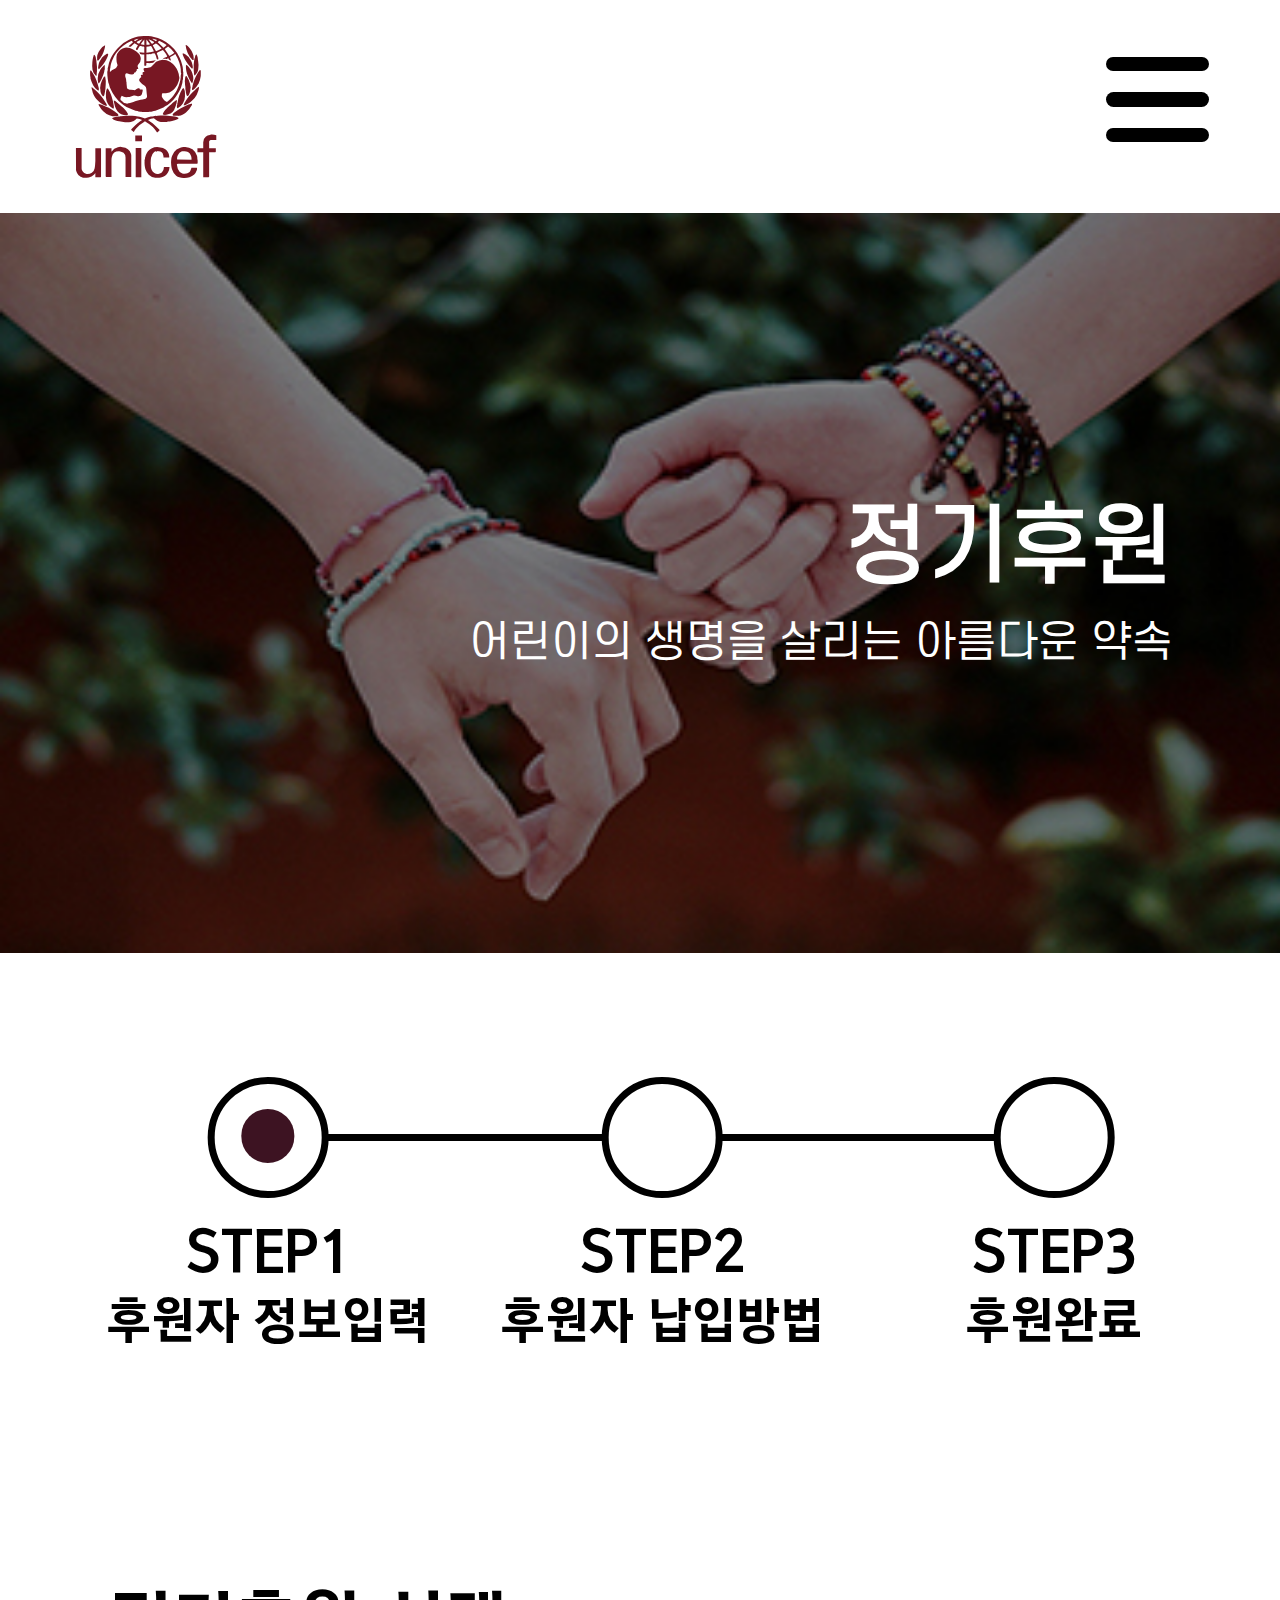
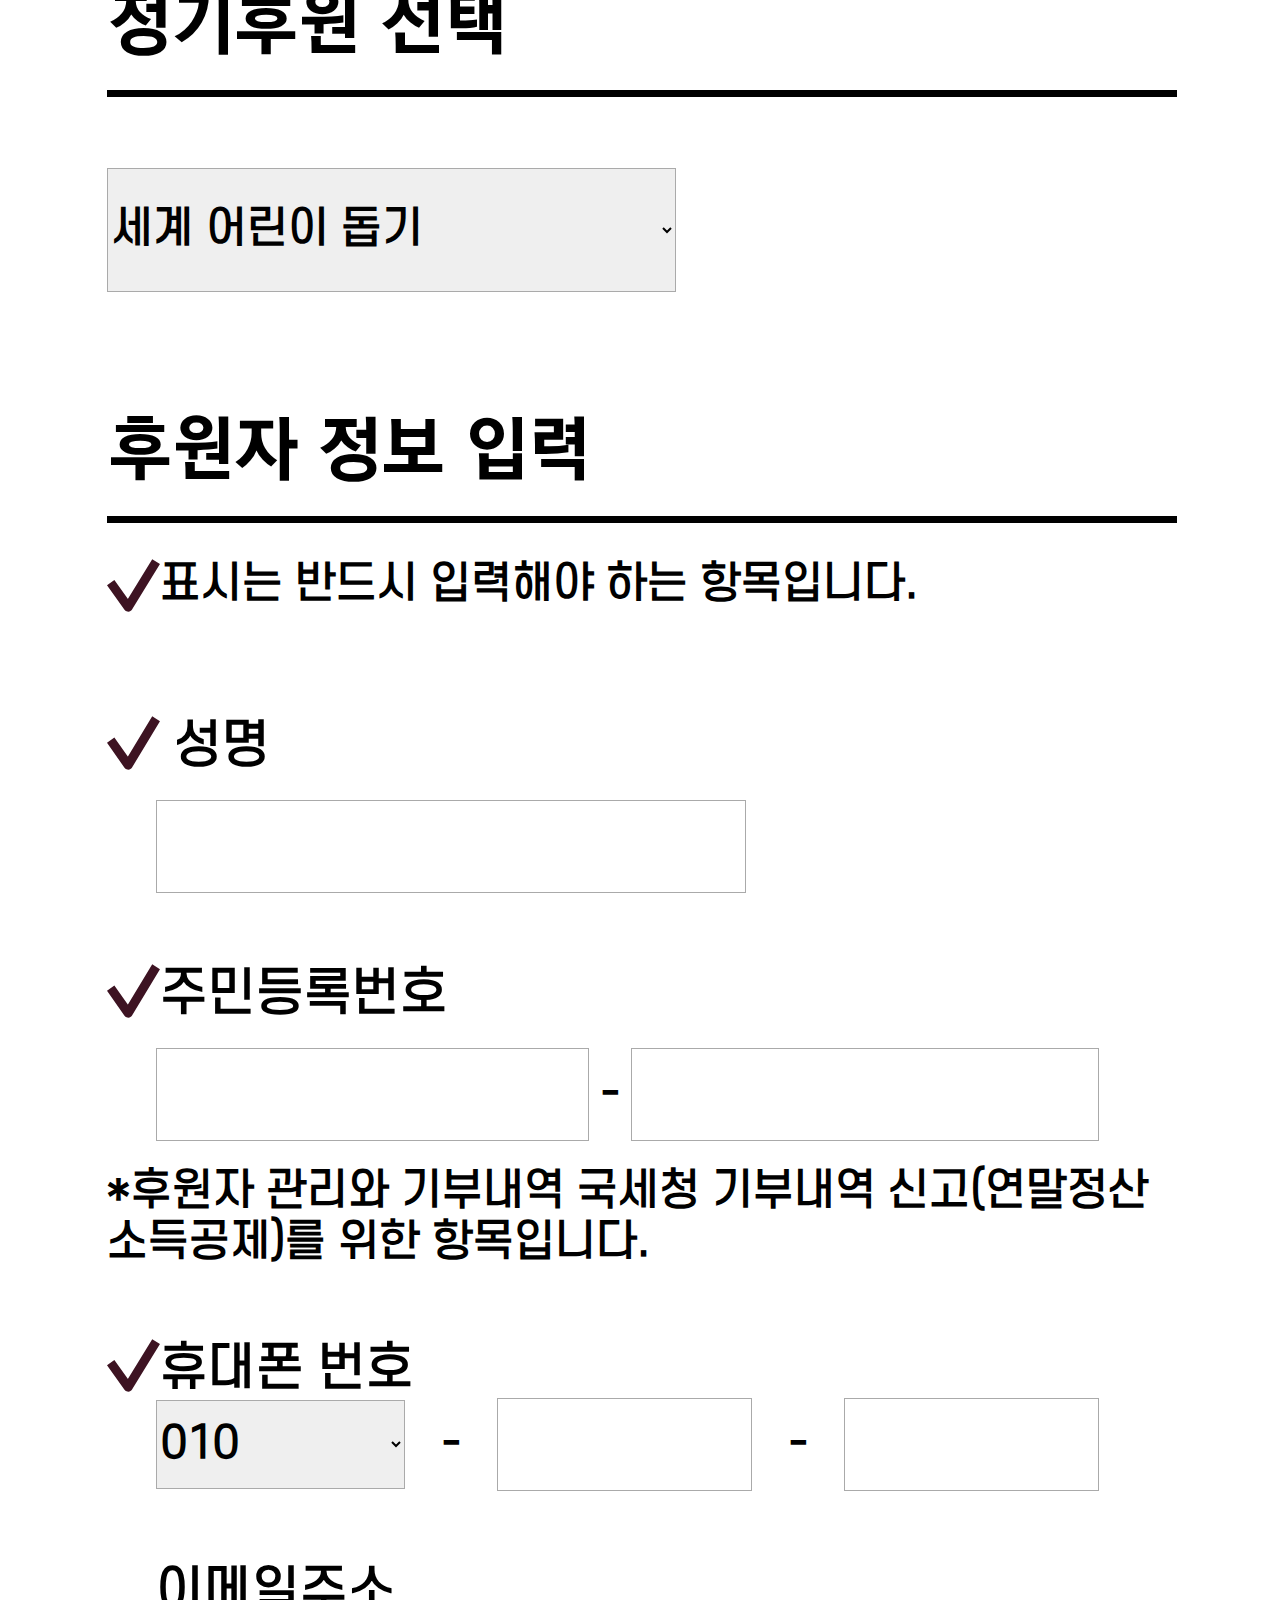
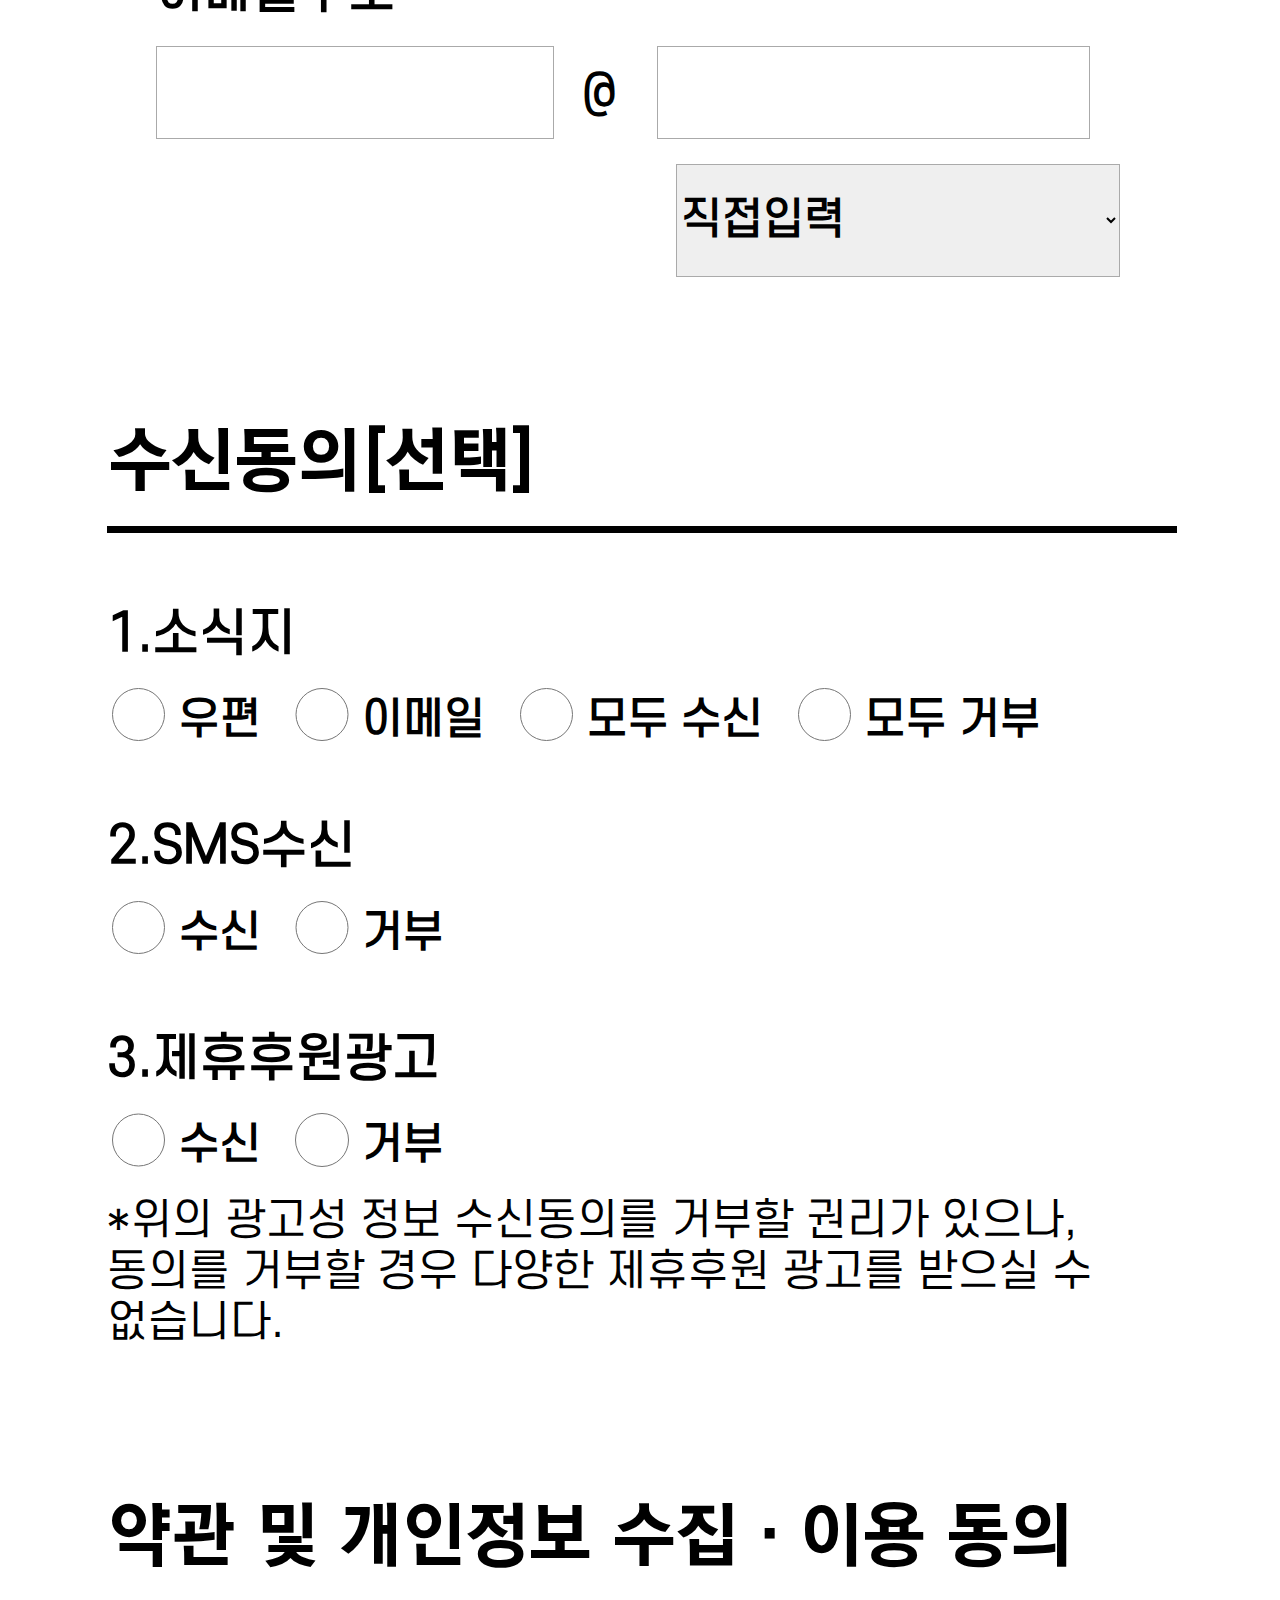
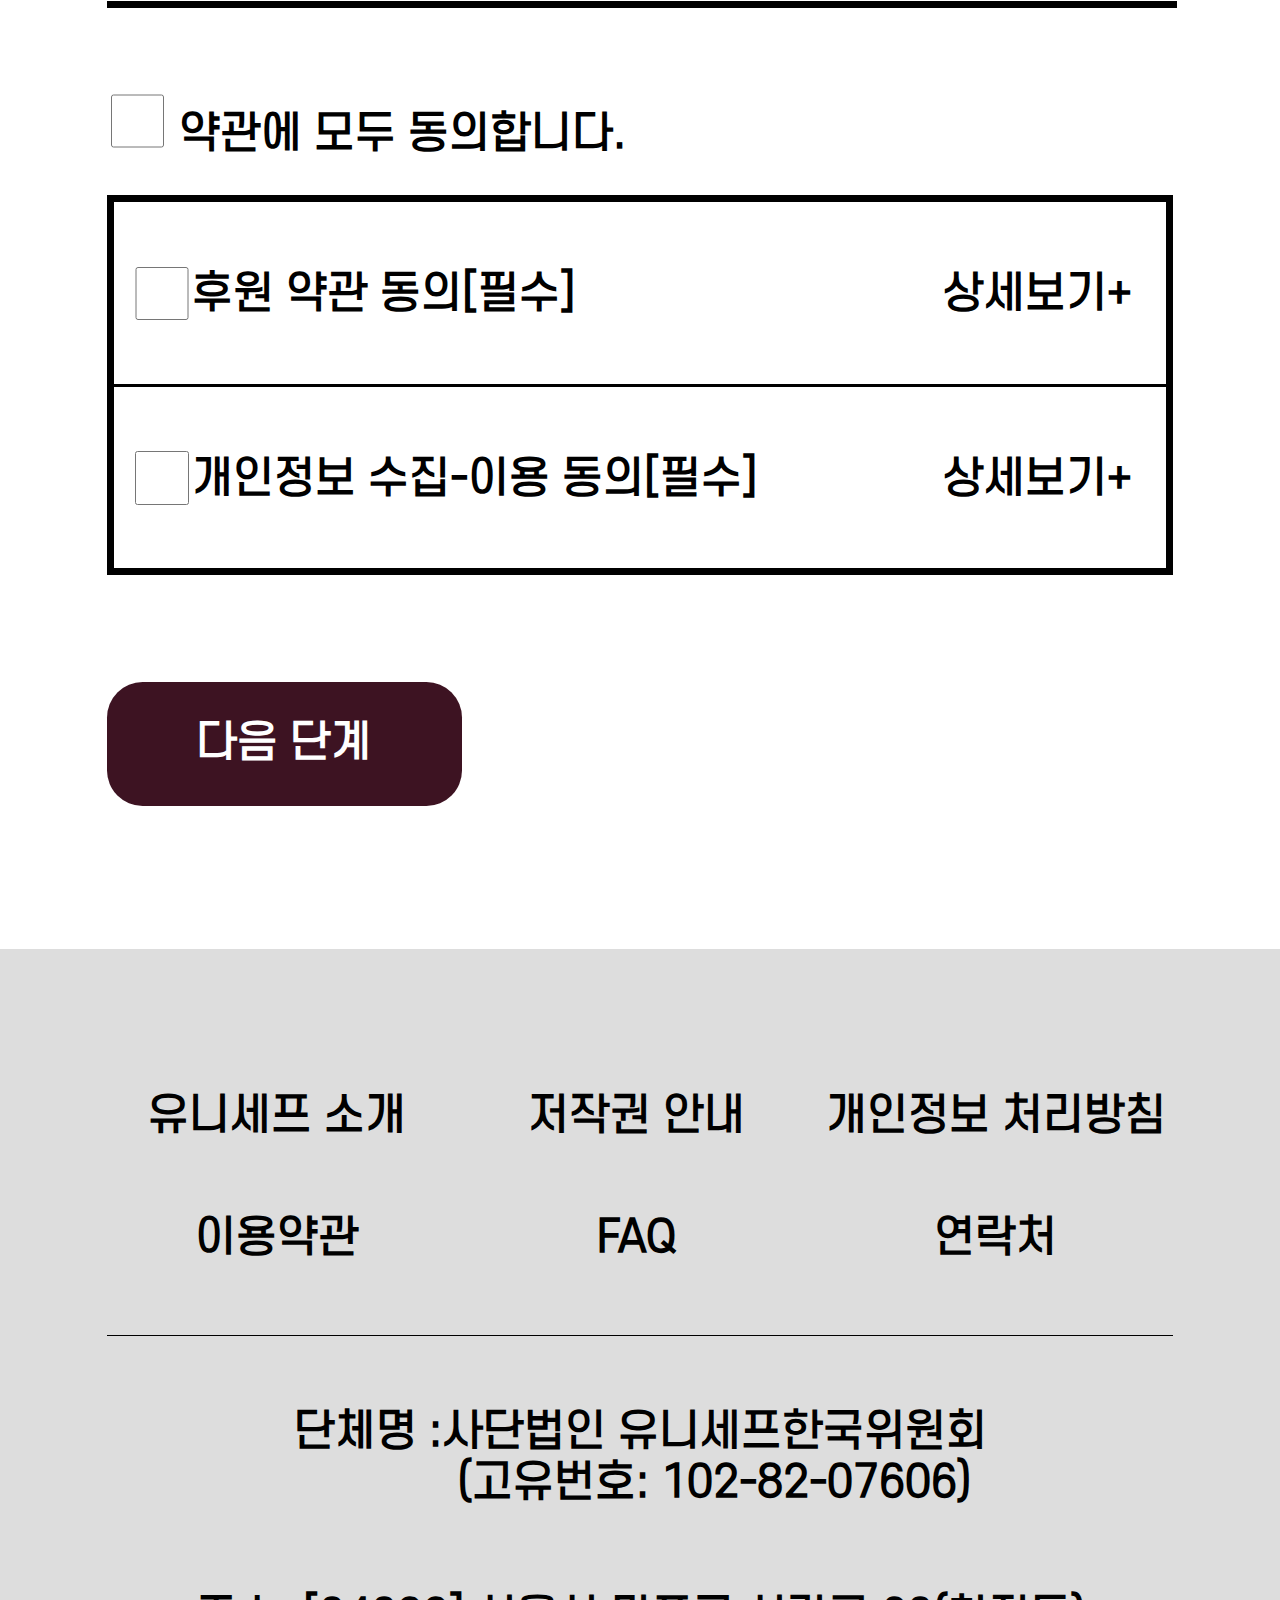
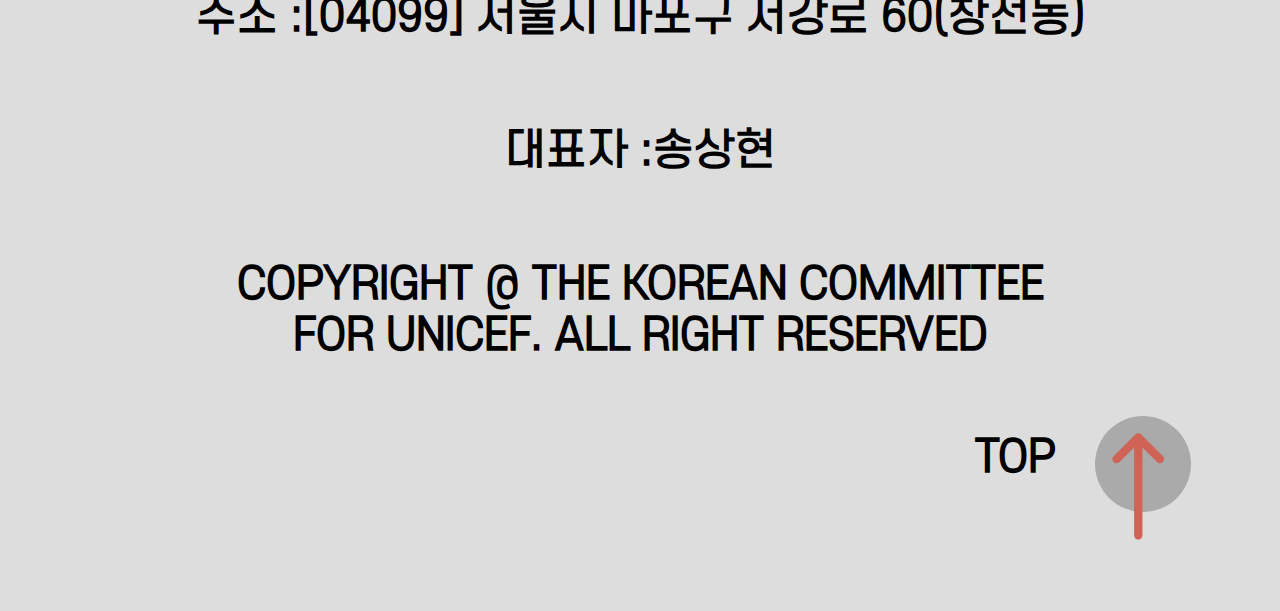
<file: donation/reg_donation_enter.html>
<!DOCTYPE html>
<html lang="ko">
<head>
    <meta charset="utf-8">
    <meta name="viewport" content="width=device-width, initial-scale=1.0">
    <title> 후원자정보입력 : 정기후원 : donation </title>
    <link rel="stylesheet" href="../assets/css/swiper-bundle.css">
    <link rel="stylesheet" href="../assets/css/common.css">
    <link rel="stylesheet" href="../assets/css/sub.css">
    <script src="../assets/js/jquery-1.12.4.min.js"></script>
    <script src="../assets/js/swiper-bundle.min.js"></script>
    <script src="../assets/js/common.js"></script>
    <script src="../assets/js/sub.js"></script>
</head>
<body>
    <div id="wrap">
        <!-- #header -->
        <header id="header">
            <h1 class="logo">
                <a href="../index.html"><img src="../assets/images/common/unicef_logo.svg" alt="유니세프"></a>
            </h1>
            <button class="btn_menu">
                <span class="blind_b">메뉴 열기</span>
                <span class="line top"></span>
                <span class="line mid"></span>
                <span class="line btm"></span>
            </button>
            <nav id="gnb">
                <h2 class="blind_b">유니세프 주메뉴</h2>
                <button class="depth2_now">
                    <img src="../assets/images/common/gnb-back-arrow.svg" alt="뒤로가기 버튼">
                    <span></span>
                </button>
                <ul>
                    <li>
                        <a href="#" data-link="first1">about us</a>
                        <ul class="depth2">
                            <li>
                                <a href="" class="has_arrow" data-link="first2">유니세프 소개</a>
                                <ul>
                                    <li><a href="">설립이념</a></li>
                                    <li><a href="">역사</a></li>
                                    <li><a href="">조직</a></li>
                                    <li><a href="">채용</a></li>
                                </ul>
                            </li>
                            <li>
                                <a href="" class="has_arrow">유니세프 소식</a>
                                <ul>
                                    <li><a href="">공지사항</a></li>
                                    <li><a href="">뉴스</a></li>
                                    <li><a href="">스토리</a></li>
                                    <li><a href="">보도자료</a></li>
                                    <li><a href="">유니세프 자료</a></li>
                                </ul>
                            </li>
                            <li><a href="">홍보대사</a></li>
                            <li><a href="">나눔기업</a></li>
                            <li><a href="" data-link="last2">지부안내</a></li>
                        </ul>
                    </li>
                    <li>
                        <a href="../donation/reg_donation.html">donation</a>
                        <ul class="depth2">
                            <li><a href="../donation/reg_donation.html" data-link="first2">정기후원</a></li>
                            <li><a href="">일시후원</a></li>
                            <li><a href="">기업후원</a></li>
                            <li><a href="">생명을 구하는 선물</a></li>
                            <li><a href="" data-link="last2">고액 아너스 클럽</a></li>
                        </ul>
                    </li>
                    <li>
                        <a href="#">work</a>
                        <ul class="depth2">
                            <li>
                                <a href="" class="has_arrow" data-link="first2">유니세프 사업</a>
                                <ul>
                                    <li><a href="">유니세프 중점 사업</a></li>
                                    <li><a href="">유니세프 범분야 사업</a></li>
                                </ul>
                            </li>
                            <li>
                                <a href="" class="has_arrow">한국 위원회 사업</a>
                                <ul>
                                    <li><a href="">기금 모금</a></li>
                                    <li><a href="">아동권리 옹호</a></li>
                                </ul>
                            </li>
                            <li>
                                <a href="" class="has_arrow">한국 정부 협력 사업</a>
                                <ul>
                                    <li><a href="">한국정부 파트너십</a></li>
                                    <li><a href="">아동권리 옹호</a></li>
                                </ul>
                            </li>
                            <li><a href="" data-link="last2">유니세프 이슈</a></li>
                        </ul>
                    </li>
                    <li>
                        <a href="#">campaign</a>
                        <ul class="depth2">
                            <li><a href="" data-link="first2">후원자 참여</a></li>
                            <li><a href="">착한 상품</a></li>
                            <li><a href="">자원봉사</a></li>
                            <li><a href="" data-link="last2">아우인형</a></li>
                        </ul>
                    </li>
                    <li>
                        <a href="#" data-link="last1">communication</a>
                        <ul class="depth2">
                            <li><a href="" data-link="first2">도움 요청</a></li>
                            <li><a href="">궁금증 확인하세요</a></li>
                            <li><a href="">마음 톡톡</a></li>
                            <li><a href="" data-link="last2">이벤트</a></li>
                        </ul>
                    </li>
                </ul>
            </nav>
        </header>
        <!-- #container -->
        <section id="container" role="main">
            <div class="sub_tit reg_tit p_r">
                <div class="subtit_txt p_a">
                    <h2>정기후원</h2>
                    <h3 class="blind_b">정기후원 사용자정보 입력</h3>
                    <p>어린이의 생명을 살리는
                        아름다운 약속</p>
                </div>
            </div>
            <div class="reg_now font2" aria-label="정기후원 단계">
                <div class="inner">
                    <ul class="clearfix">
                        <!-- aria-current를 통해 3단계중에 현재 페이지임을 알려준다. -->
                        <li aria-current="page">STEP1<br><span>후원자 정보입력</span></li>
                        <li>STEP2<br><span>후원자 납입방법</span></li>
                        <li>STEP3<br><span>후원완료</span></li>
                    </ul>
                </div>
            </div>
            <form action="#" method="POST" id="regForm">
                <div class="inner">
                    <fieldset class="reg_select">
                        <legend>정기후원 선택</legend>
                        <select name="regSelect" id="regSelect" title="정기후원 선택창">
                            <option value="세계 어린이 돕기">세계 어린이 돕기</option>
                            <option value="난민 어린이 돕기">난민 어린이 돕기</option>
                            <option value="에이즈 감염 어린이 돕기">에이즈 감염 어린이 돕기</option>
                        </select>
                    </fieldset>
                    <fieldset class="enter_info">
                        <legend>후원자 정보 입력</legend>
                        <div class="essential">
                            <img src="../assets/images/sub/check.svg" alt="필수항목">
                            <p>표시는 반드시 입력해야 하는 항목입니다.</p>
                        </div>
                        <ul>
                            <li>
                                <div class="fz16">
                                    <img src="../assets/images/sub/check.svg" alt="체크">
                                    <label for="uname">성명</label>
                                </div>
                                <input type="text" id="uname" class="ml14" name="uname" maxlength="10">
                            </li>
                            <li>
                                <div class="fz16">
                                    <img src="../assets/images/sub/check.svg" alt="체크"><span>주민등록번호</span>
                                </div>
                                <input type="password" id="frontResident"  class="ml14" name="frontResident" maxlength="6" title="주민번호 앞 6자리"> -
                                <input type="password" id="backResident" name="backResident" maxlength="7" title="주민번호 뒤 7자리">
                                <p>*후원자 관리와 기부내역 국세청 기부내역 신고(연말정산 소득공제)를 위한 항목입니다.</p>
                            </li>
                            <li>
                                <div class="fz16">
                                    <img src="../assets/images/sub/check.svg" alt="체크"><span>휴대폰 번호</span>
                                </div>
                                <select name="firstPhoneNum" id="firstPhoneNum" class="ml14" title="휴대폰 앞 4자리">
                                    <option value="010">010</option>
                                    <option value="011">011</option>
                                    <option value="017">017</option>
                                    <option value="070">070</option>
                                </select>
                                - <input type="text" id="middlePhoneNumber" name="middlePhoneNumber" title="휴대폰 중간 4자리" maxlength="4">
                                - <input type="text" id="lastPhoneNumber" name="lastPhoneNumber" title="휴대폰 뒤4자리" maxlength="4">
                            </li>
                            <li>
                                <div>
                                    <span>이메일주소</span>
                                </div>
                                <input type="text" id="emailFront" class="ml14" name="emailFront" title="이메일 앞">@
                                <input type="text" id="emailBack" name="emailBack" title="이메일 뒤">
                                <select name="emailBackSel" id="emailBackSel" title="이메일 뒷자리 선택">
                                    <option value="1">직접입력</option>
                                    <option value="dreamwiz.com">dreamwiz.com</option>
                                    <option value="gmail.com">gmail.com</option>
                                    <option value="hanmail.net">hanmail.net</option>
                                    <option value="nate.com">nate.com</option>
                                    <option value="naver.com">naver.com</option>
                                    <option value="empal.com">empal.com</option>
                                </select>
                            </li>
                        </ul>
                    </fieldset>
                    <fieldset class="reception_agree">
                        <legend>수신동의[선택]</legend>
                        <ul>
                            <li>
                                <strong class="fz16">1.소식지</strong>
                                <input type="radio" name="newsletter" value="우편" id="acceptPost"><label
                                    for="acceptPost">우편</label>
                                <input type="radio" name="newsletter" value="이메일" id="acceptEmail"><label for="acceptEmail">이메일</label>
                                <input type="radio" name="newsletter" value="모두 수신" id="acceptAll"><label for="acceptAll">모두
                                    수신</label>
                                <input type="radio" name="newsletter" value="모두 거부" id="rejectAll"><label for="rejectAll">모두
                                    거부</label>
                            </li>
                            <li>
                                <strong>2.SMS수신</strong>
                                <input type="radio" name="sms"" value="sms수신동의" id="smsAccept"><label
                                    for="smsAccept">수신</label>
                                <input type="radio" name="sms" value="sms수신거부" id="smsReject"><label for="smsReject">거부</label>
                            </li>
                            <li>
                                <strong>3.제휴후원광고</strong>
                                <input type="radio" name="newsletter" value="광고수신 동의" id="adAccept"><label
                                    for="adAccept">수신</label>
                                <input type="radio" name="newsletter" value="광고수신 거부" id="adReject"><label for="adReject">거부</label>
                                <p> *위의 광고성 정보 수신동의를 거부할 권리가 있으나, 동의를 거부할 경우 다양한 제휴후원
                                    광고를 받으실 수 없습니다.</p>
                            </li>
                        </ul>
                    </fieldset>
                    <fieldset class="info_collect">
                        <legend>약관 및 개인정보 수집 ∙ 이용 동의</legend>
                        <input type="checkbox" name="collectAgree" id="collectAgree">
                        <label for="collectAgree">약관에 모두 동의합니다.</label>
                        <ul>
                            <li>
                                <input type="checkbox" name="agree" value="후원 약관 동의[필수]" id="clause">
                                <label for="clause">후원 약관 동의[필수]</label>
                                <a href="#">상세보기+</a>
                            </li>
                            <li>
                                <input type="checkbox" name="agree" value="개인정보 수집-이용 동의[필수]" id="personalInfo">
                                 <label for="personalInfo">개인정보 수집-이용 동의[필수]</label>
                                <a href="#">상세보기+</a>
                            </li>
                        </ul>
                    </fieldset>
                    <a href="#" class="don_btn reg_btn">다음 단계</a>
                 </div>
            </form>
        </section>
        <!-- #footer -->
        <footer id="footer">
            <div class="inner">
                <div class="btm_list">
                    <ul>
                        <li><a href="#">유니세프 소개</a></li>
                        <li><a href="#">저작권 안내</a></li>
                        <li><a href="#">개인정보 처리방침</a></li>
                        <li><a href="#">이용약관</a></li>
                        <li><a href="#">FAQ</a></li>
                        <li><a href="#">연락처</a></li>
                    </ul>
                </div>
                <div class="company_info">
                    <ul>
                        <li>
                            <dl>
                                <dt>단체명 : </dt>
                                <dd>사단법인 유니세프한국위원회 <br>(고유번호: 102-82-07606)</dd>
                            </dl>
                        </li>
                        <li>
                            <dl>
                                <dt>주소 : </dt>
                                <dd>[04099] 서울시 마포구 서강로 60(창전동) </dd>
                            </dl>
                        </li>
                        <li>
                            <dl>
                                <dt>대표자 : </dt>
                                <dd>송상현</dd>
                            </dl>
                        </li>
                    </ul>
                </div>
                <p>COPYRIGHT @ THE KOREAN COMMITTEE <br> FOR UNICEF. ALL RIGHT RESERVED</p>
            </div>
            <a href="" id="topBtn">
                <span>TOP</span>
                <img src="../assets/images/common/right-arrow.svg" alt="">
            </a>
        </footer>
    </div>
</body>
</html>
</file>
<file: assets/css/common.css>
@charset "UTF-8";
@font-face {
  font-family: 'Score4';
  font-style: normal;
  font-weight: 400;
  src: url("../fonts/S-CoreDream-4Regular.eot");
  src: url("../fonts/S-CoreDream-4Regular.eot#iefix") format("embedded-opentype"), url("../fonts/S-CoreDream-4Regular.woff2") format("woff2"), url("../fonts/S-CoreDream-4Regular.woff") format("woff"), url("../fonts/SCDream4.otf") format("opentype"); }
@font-face {
  font-family: 'aGothic17';
  font-style: normal;
  font-weight: 700;
  src: url("../fonts/a고딕17.eot");
  src: url("../fonts/a고딕17.eot#iefix") format("embedded-opentype"), url("../fonts/a고딕17.woff2") format("woff2"), url("../fonts/KoreanGD17-R.woff") format("woff"), url("../fonts/a고딕17.ttf") format("truetype"); }
/* tag reset */
body, h1, h2, h3, h4, h5, p, ul, li, dl, dt, dd, th, td, figure, form, button, fieldset {
  margin: 0;
  padding: 0; }

ul {
  list-style: none; }

a:link, a:visited, a:hover, a:active {
  text-decoration: none;
  color: inherit; }

img {
  vertical-align: top;
  border: none; }

table {
  border-collapse: collapse;
  border-spacing: 0; }

h1, h2, h3, h4, h5, h6 {
  font-size: 100%; }

header, section, nav, article, aside, section, figure {
  display: block; }

input, select, button, textarea {
  font-family: inherit;
  font-size: inherit;
  color: inherit;
  font-weight: inherit;
  line-height: inherit; }

fieldset, iframe {
  border: none; }

input[type="text"], input[type="password"], select {
  border: 1px solid #aaa; }

input[type="submit"], input[type="reset"], input[type="button"], button {
  border: none;
  background: 0;
  cursor: pointer; }

address {
  font-style: normal; }

caption {
  width: 1px;
  height: 1px;
  border: none;
  margin: -1px;
  overflow: hidden;
  clip: rect(1px, 1px, 1px, 1px);
  clip-path: inset(50%); }

/* common class */
.blind_i {
  width: 1px;
  height: 1px;
  border: none;
  overflow: hidden;
  display: inline-block;
  margin: -1px;
  clip: rect(1px, 1px, 1px, 1px);
  clip-path: inset(50%); }

.blind_b {
  width: 1px;
  height: 1px;
  border: none;
  overflow: hidden;
  position: absolute;
  clip: rect(1px, 1px, 1px, 1px);
  clip-path: inset(50%); }

.clearfix::after {
  content: "";
  display: block;
  clear: both; }

.p_a {
  position: absolute; }

.p_r {
  position: relative; }

.f_l {
  float: left; }

.f_r {
  float: right; }

.font2 {
  font-family: aGothic17, "맑은 고딕", "Malgun Gothic", sans-serif;
  font-weight: 700; }

.inner {
  padding-left: 8.3333333333vw;
  padding-right: 8.3333333333vw; }

body {
  font-family: Score4,"맑은 고딕","Malgun Gothic",sans-serif;
  font-size: 3.3333333333vw;
  font-weight: 400;
  word-break: keep-all;
  color: #fff; }

#wrap {
  min-width: 88.88888888888889vw;
  overflow: hidden; }

/* #header */
#header {
  position: fixed;
  top: 0;
  left: 0;
  z-index: 999;
  width: 100%;
  height: 16.6666666667vw;
  background: #fff; }
  #header .logo a {
    position: absolute;
    top: 2.7777777778vw;
    left: 4.4444444444vw;
    z-index: 1000; }
    #header .logo a img {
      width: 13.8888888889vw;
      height: 11.1111111111vw; }

#gnb {
  display: none;
  position: fixed;
  top: 16.6666666667vw;
  left: 100%;
  z-index: 1200;
  width: 100%;
  height: calc(100% - 16.66666666666667vw);
  background: #badbd1;
  color: #000;
  overflow-y: auto; }
  #gnb .depth2_now {
    display: none;
    position: absolute;
    top: 5.5555555556vw;
    left: 6.944444444444444vw;
    width: 72.22222222222222vw;
    height: 8.3333333333vw; }
    #gnb .depth2_now::before {
      -webkit-border-radius: 50%;
      border-radius: 50%;
      content: "";
      position: absolute;
      top: 1.666666666666667vw;
      left: -1vw;
      width: 7.777777777777778vw;
      height: 7.777777777777778vw;
      background: #efede6; }
    #gnb .depth2_now::after {
      content: "";
      display: block;
      clear: both; }
    #gnb .depth2_now img {
      width: 11.1111111111vw;
      height: 11.1111111111vw;
      float: left;
      position: relative;
      z-index: 1; }
    #gnb .depth2_now span {
      float: left;
      font-family: aGothic17, "맑은 고딕", "Malgun Gothic", sans-serif;
      font-size: 8.3333333333vw;
      margin-left: 1.111111111111111vw; }
  #gnb a {
    display: block; }
  #gnb > ul {
    padding-top: 33.33333333333333vw;
    padding-left: 20.83333333333333vw;
    font-family: aGothic17, "맑은 고딕", "Malgun Gothic", sans-serif;
    font-size: 8.3333333333vw; }
    #gnb > ul > li + li {
      margin-top: 11.1111111111vw; }
    #gnb > ul > li > a {
      position: relative;
      height: 8.3333333333vw;
      line-height: 8.3333333333vw; }
      #gnb > ul > li > a::before {
        content: "";
        position: absolute;
        bottom: -1.388888888888889vw;
        left: 5.5555555556vw;
        width: calc(100% - 5.555555555555556vw);
        height: 0.5555555555555556vw;
        background: #3d1322; }
      #gnb > ul > li > a::after {
        content: "";
        position: absolute;
        bottom: 2.7777777778vw;
        right: 2.7777777778vw;
        display: inline-block;
        width: 6.944444444444444vw;
        height: 4.4444444444vw;
        background: url("../images/common/gnb_arrow.svg") no-repeat center; }
  #gnb .depth2 {
    display: none;
    position: relative;
    padding-bottom: 16.6666666667vw;
    left: 0; }
    #gnb .depth2, #gnb .depth2 > li > a::before, #gnb .depth2 > li > a::after {
      -webkit-transition: all 0.5s;
      -moz-transition: all 0.5s;
      -o-transition: all 0.5s;
      transition: all 0.5s; }
    #gnb .depth2 > li + li {
      margin-top: 11.1111111111vw; }
    #gnb .depth2 > li > a {
      font-size: 5vw;
      position: relative;
      height: 8.3333333333vw;
      line-height: 8.3333333333vw;
      padding-left: 5.5555555556vw; }
      #gnb .depth2 > li > a::before {
        content: "";
        position: absolute;
        bottom: -1.388888888888889vw;
        left: 5.5555555556vw;
        width: 100%;
        height: 0.5555555555555556vw;
        background: #3d1322; }
      #gnb .depth2 > li > a.has_arrow::after {
        -webkit-transition: 0.5s;
        -moz-transition: 0.5s;
        -o-transition: 0.5s;
        transition: 0.5s;
        content: "";
        position: absolute;
        bottom: 2.7777777778vw;
        right: 2.7777777778vw;
        display: inline-block;
        width: 6.944444444444444vw;
        height: 4.4444444444vw;
        background: url("../images/common/gnb_arrow.svg") no-repeat center; }
    #gnb .depth2 > li > ul {
      display: none;
      padding: 4.1666666667vw 0 0 11.1111111111vw; }
      #gnb .depth2 > li > ul > li > a {
        font-size: 4.4444444444vw;
        height: 11.1111111111vw;
        line-height: 11.1111111111vw; }
    #gnb .depth2.on li a::before {
      left: -1.388888888888889vw; }
    #gnb .depth2.on li a::after {
      -webkit-transform: rotate(90deg);
      transform: rotate(90deg); }
    #gnb .depth2.on li.dep3_on a::after {
      -webkit-transform: rotate(-90deg);
      transform: rotate(-90deg); }

.btn_menu {
  top: 4.4444444444vw;
  right: 5.5555555556vw;
  width: 8.055555555555556vw;
  height: 6.666666666666667vw;
  z-index: 1100;
  overflow: hidden; }
  .btn_menu, .btn_menu .line {
    position: absolute; }
  .btn_menu .line {
    -webkit-transition: all 0.2s;
    -moz-transition: all 0.2s;
    -o-transition: all 0.2s;
    transition: all 0.2s;
    height: 1.111111111111111vw;
    width: 100%;
    background: #000;
    left: 0;
    -webkit-border-radius: 2.2222222222vw;
    border-radius: 2.2222222222vw; }
  .btn_menu .top {
    top: 0; }
  .btn_menu .mid {
    top: 2.7777777778vw; }
  .btn_menu .btm {
    top: 5.5555555556vw; }
  .btn_menu.active .line {
    background: #000 !important; }
  .btn_menu.active .top {
    top: 2.7777777778vw;
    -webkit-transform: rotate(45deg);
    transform: rotate(45deg); }
  .btn_menu.active .mid {
    left: 8.055555555555556vw; }
  .btn_menu.active .btm {
    top: 2.7777777778vw;
    -webkit-transform: rotate(-45deg);
    transform: rotate(-45deg); }

/* #footer */
#footer {
  position: relative;
  z-index: 900;
  background: #ddd;
  color: #000;
  padding: 11.1111111111vw 0 19.4444444444vw;
  text-align: center;
  font-weight: 600; }
  #footer .btm_list ul {
    border-bottom: 1px solid #000;
    padding-bottom: 5.5555555556vw; }
    #footer .btm_list ul::after {
      content: "";
      display: block;
      clear: both; }
    #footer .btm_list ul li {
      float: left;
      width: 26.66666666666667vw; }
      #footer .btm_list ul li + li {
        margin-left: 1.388888888888889vw; }
      #footer .btm_list ul li:nth-of-type(3n+1) {
        margin-left: 0; }
      #footer .btm_list ul li:nth-of-type(n+4) {
        margin-top: 5.5555555556vw; }
  #footer .company_info {
    margin-top: 5.5555555556vw; }
    #footer .company_info li {
      margin-bottom: 5.5555555556vw; }
      #footer .company_info li dl {
        display: inline-block;
        margin: 0 auto; }
        #footer .company_info li dl::after {
          content: "";
          display: block;
          clear: both; }
        #footer .company_info li dl dt {
          float: left; }
        #footer .company_info li dl dd {
          float: left; }
  #footer #topBtn {
    position: absolute;
    bottom: 5.5555555556vw;
    right: 5.5555555556vw;
    text-indent: 1.944444444444444vw; }
    #footer #topBtn::after {
      -webkit-border-radius: 50%;
      border-radius: 50%;
      background: #aaa;
      content: "";
      position: absolute;
      right: 1.3888888889vw;
      top: -1.3888888889vw;
      z-index: 1;
      width: 7.5vw;
      height: 7.5vw; }
    #footer #topBtn img {
      -webkit-transform: rotate(-90deg);
      transform: rotate(-90deg);
      width: 11.1111111111vw;
      height: 8.3333333333vw;
      position: relative;
      z-index: 2; }

/* 모든 페이지 공통 */
#container {
  position: relative;
  z-index: 900;
  padding-top: 16.6666666667vw; }

#container h2, #container h3 {
  font-size: 6.666666666666667vw; }

#container h3, #container strong, #container dl dt, #container legend {
  font-family: aGothic17, "맑은 고딕", "Malgun Gothic", sans-serif; }

#container .don_btn {
  -webkit-border-radius: 2.7777777778vw;
  border-radius: 2.7777777778vw;
  display: inline-block;
  text-align: center;
  width: 27.7777777778vw;
  height: 9.722222222222222vw;
  line-height: 9.722222222222222vw;
  font-weight: 600; }

@media screen and (max-width: 320px) {
  .inner {
    padding: 0 2.7777777778vw; } }

/*# sourceMappingURL=common.css.map */
</file>
<file: assets/css/main.css>
@charset "UTF-8";
/* index공통스타일 */
#container article + article {
  padding-top: 22.2222222222vw; }

/* .slogan */
.slogan {
  padding-bottom: 22.2222222222vw;
  position: fixed;
  top: 16.66666666666667vw;
  left: 0;
  width: 100%; }
  .slogan .swiper-container {
    width: 83.33333333333333%;
    margin: 0;
    left: 0;
    padding-right: calc(100% - 83.33333333333333vw);
    position: relative; }
    .slogan .swiper-container .swiper-wrapper .swiper-slide {
      padding-bottom: 133.3333333333333%;
      -webkit-background-size: cover !important;
      background-size: cover !important;
      position: relative;
      background: no-repeat center;
      /* slogan mask 애니메이션 */ }
      .slogan .swiper-container .swiper-wrapper .swiper-slide .slogan_txt {
        position: absolute;
        bottom: 17%;
        left: 5.5555555556vw; }
        .slogan .swiper-container .swiper-wrapper .swiper-slide .slogan_txt strong, .slogan .swiper-container .swiper-wrapper .swiper-slide .slogan_txt p {
          -webkit-transition: all 1s;
          -moz-transition: all 1s;
          -o-transition: all 1s;
          transition: all 1s;
          opacity: 0;
          position: relative;
          top: 5.5555555556vw; }
        .slogan .swiper-container .swiper-wrapper .swiper-slide .slogan_txt strong {
          -webkit-transition-delay: 1s !important;
          -o-transition-delay: 1s !important;
          transition-delay: 1s !important;
          display: inline-block;
          font-size: 6.6666666667vw;
          letter-spacing: -0.6111111111111111vw;
          margin-bottom: 1.3888888889vw; }
        .slogan .swiper-container .swiper-wrapper .swiper-slide .slogan_txt p {
          -webkit-transition-delay: 1.4s !important;
          -o-transition-delay: 1.4s !important;
          transition-delay: 1.4s !important;
          font-size: 3.8888888889vw; }
      .slogan .swiper-container .swiper-wrapper .swiper-slide.slide1 {
        background-image: url("../images/main/index-slogan1x1.jpg"); }
      .slogan .swiper-container .swiper-wrapper .swiper-slide.slide2 {
        background-image: url("../images/main/index-slogan2x1.jpg"); }
      .slogan .swiper-container .swiper-wrapper .swiper-slide.slide3 {
        background-image: url("../images/main/index-slogan3x1.jpg"); }
      .slogan .swiper-container .swiper-wrapper .swiper-slide .slide_mask {
        position: absolute;
        top: 0;
        left: 0;
        z-index: 1;
        width: 100%;
        height: 111.1111111111111vw; }
        .slogan .swiper-container .swiper-wrapper .swiper-slide .slide_mask::after {
          content: "";
          display: block;
          clear: both; }
        .slogan .swiper-container .swiper-wrapper .swiper-slide .slide_mask .mask {
          position: relative;
          float: left;
          width: calc(25% - 0.2777777777777778vw);
          border-right: 0.2777777778vw solid rgba(204, 204, 204, 0.3);
          height: 100%; }
          .slogan .swiper-container .swiper-wrapper .swiper-slide .slide_mask .mask::after {
            -webkit-transition: all 0.5s;
            -moz-transition: all 0.5s;
            -o-transition: all 0.5s;
            transition: all 0.5s;
            content: "";
            position: absolute;
            top: 0;
            left: 0;
            width: 100%;
            height: 100%;
            background: #000;
            opacity: 1; }
          .slogan .swiper-container .swiper-wrapper .swiper-slide .slide_mask .mask.mask1::after {
            -webkit-transition-delay: 0s !important;
            -o-transition-delay: 0s !important;
            transition-delay: 0s !important; }
          .slogan .swiper-container .swiper-wrapper .swiper-slide .slide_mask .mask.mask2::after {
            -webkit-transition-delay: 0.3s !important;
            -o-transition-delay: 0.3s !important;
            transition-delay: 0.3s !important; }
          .slogan .swiper-container .swiper-wrapper .swiper-slide .slide_mask .mask.mask3::after {
            -webkit-transition-delay: 0.6s !important;
            -o-transition-delay: 0.6s !important;
            transition-delay: 0.6s !important; }
          .slogan .swiper-container .swiper-wrapper .swiper-slide .slide_mask .mask.mask4::after {
            -webkit-transition-delay: 0.9s !important;
            -o-transition-delay: 0.9s !important;
            transition-delay: 0.9s !important; }
    .slogan .swiper-container .swiper-wrapper .swiper-slide.swiper-slide-active .mask::after {
      width: 0;
      opacity: 0; }
    .slogan .swiper-container .swiper-wrapper .swiper-slide.swiper-slide-active .slogan_txt strong, .slogan .swiper-container .swiper-wrapper .swiper-slide.swiper-slide-active .slogan_txt p {
      opacity: 1;
      top: 0; }
    .slogan .swiper-container #bullets {
      position: absolute;
      right: 11.1111111111vw;
      bottom: 36.11111111111111vw;
      z-index: 10; }
      .slogan .swiper-container #bullets .swiper-pagination-bullet {
        -webkit-border-radius: 0;
        border-radius: 0;
        position: absolute;
        background: #000;
        width: 3.3333333333vw;
        height: 3.3333333333vw; }
        .slogan .swiper-container #bullets .swiper-pagination-bullet.slide1 {
          top: 0; }
        .slogan .swiper-container #bullets .swiper-pagination-bullet.slide2 {
          top: 6.9444444444vw; }
        .slogan .swiper-container #bullets .swiper-pagination-bullet.slide3 {
          top: 13.8888888889vw; }
    .slogan .swiper-container .swiper-pagination-fraction {
      font-weight: 600;
      position: absolute;
      top: 8.3333333333vw;
      right: 7.222222222222222vw;
      bottom: auto;
      left: auto;
      width: 19.4444444444vw;
      height: 19.4444444444vw;
      color: #000; }
      .slogan .swiper-container .swiper-pagination-fraction .swiper-pagination-current {
        font-family: aGothic17, "맑은 고딕", "Malgun Gothic", sans-serif;
        font-size: 8.3333333333vw;
        color: #fff; }
    .slogan .swiper-container .play_stop {
      position: absolute;
      right: 7.5vw;
      bottom: 2.7777777778vw;
      z-index: 10;
      width: 3.888888888888889vw;
      height: 4.444444444444444vw; }
      .slogan .swiper-container .play_stop button {
        position: absolute;
        left: 0;
        top: 0; }
        .slogan .swiper-container .play_stop button img {
          width: 3.888888888888889vw;
          height: 4.444444444444444vw; }
  .slogan::after {
    content: "";
    position: absolute;
    top: 61.11111111111111vw;
    right: 0;
    width: 51.11111111111111vw;
    height: 60.27777777777778vw;
    background: #e4e4e4; }

@media screen and (orientation: landscape) {
  .slogan .swiper-container #bullets {
    bottom: 106.1111111111vw; }
  .slogan .swiper-container .play_stop {
    bottom: auto;
    top: 30.55555555555556vw; }
  .slogan .swiper-container .swiper-wrapper .swiper-slide .slogan_txt {
    bottom: 70%; } }
#relContent {
  position: relative;
  top: 133.3333333333333vw;
  z-index: 200;
  background: #fff; }

/* .corona */
.corona {
  text-align: center;
  padding-top: 11.11111111111111vw !important; }
  .corona::before {
    -webkit-background-size: cover !important;
    background-size: cover !important;
    position: absolute;
    top: 0;
    left: 0;
    z-index: -1;
    content: "";
    width: 100%;
    height: 83.33333333333333vw;
    background: url("../images/main/index-corona-bgx1.jpg") no-repeat center; }
  .corona h3 {
    font-size: 6.6666666667vw;
    margin-bottom: 13.8888888889vw; }
    .corona h3 ~ p {
      margin-bottom: 8.3333333333vw; }
  .corona .corona_spon {
    -webkit-box-sizing: border-box;
    box-sizing: border-box;
    height: 76.11111111111111vw;
    background: #fff;
    color: #000;
    padding: 7.777777777777778vw;
    border-left: 0.2777777778vw solid #000;
    border-bottom: 0.2777777777777778vw solid #000; }
    .corona .corona_spon strong {
      font-size: 4.4444444444vw; }
    .corona .corona_spon ul {
      margin-top: 5.5555555556vw; }
      .corona .corona_spon ul li {
        float: left;
        position: relative;
        width: 18.88888888888889vw;
        padding-top: 0px;
        opacity: 0; }
        .corona .corona_spon ul li::before {
          -webkit-border-radius: 50%;
          border-radius: 50%;
          content: "";
          position: absolute;
          top: 0;
          left: 0;
          width: 18.88888888888889vw;
          height: 18.88888888888889vw;
          background: #badbd1; }
        .corona .corona_spon ul li img {
          width: 12.5vw;
          height: 11.1111111111vw;
          position: relative;
          top: 3.8888888889vw;
          z-index: 1;
          margin-bottom: 11.1111111111vw; }
        .corona .corona_spon ul li p {
          width: 20vw;
          letter-spacing: -0.1388888888888889vw; }
      .corona .corona_spon ul li + li {
        margin-left: 5.277777777777778vw; }
      .corona .corona_spon ul::after {
        content: "";
        position: absolute;
        right: 0;
        bottom: 0;
        width: 0.2777777778vw;
        height: 11.1111111111vw;
        background: #000; }
    .corona .corona_spon a {
      margin-top: 6.9444444444vw;
      background: #3d1322;
      color: #fff; }

/* .news */
.news {
  color: #000; }
  .news .swiper-container {
    height: 58.88888888888889vw;
    margin: 9.7222222222vw -8.3333333333vw; }
    .news .swiper-container::before {
      content: "";
      position: absolute;
      right: 0;
      top: 0;
      z-index: -1;
      display: block;
      width: 83.88888888888889vw;
      height: 100%;
      background: #badbd1; }
    .news .swiper-container .swiper-slide {
      padding-top: 9.7222222222vw; }
      .news .swiper-container .swiper-slide::after {
        content: "";
        display: block;
        clear: both; }
      .news .swiper-container .swiper-slide img {
        float: left;
        width: 41.66666666666667vw; }
      .news .swiper-container .swiper-slide dl {
        position: relative;
        left: 4.1666666667vw;
        top: 0;
        float: left;
        width: 50vw;
        padding-top: 11.1111111111vw; }
        .news .swiper-container .swiper-slide dl dt {
          font-size: 5vw; }
        .news .swiper-container .swiper-slide dl dd {
          position: absolute;
          font-size: 3.8888888889vw;
          font-weight: 500; }
          .news .swiper-container .swiper-slide dl dd:first-of-type {
            top: 4.1666666667vw;
            left: 0;
            font-size: 3.3333333333vw; }
          .news .swiper-container .swiper-slide dl dd:last-of-type {
            top: 25vw;
            left: 0; }
          .news .swiper-container .swiper-slide dl dd span {
            display: inline-block; }
            .news .swiper-container .swiper-slide dl dd span + span {
              position: relative;
              margin-left: 2.7777777778vw; }
              .news .swiper-container .swiper-slide dl dd span + span::before {
                content: "";
                position: absolute;
                left: -1.111111111111111vw;
                top: 0.5555555555555556vw;
                width: 0.2777777778vw;
                height: 4.1666666667vw;
                background: #666; }
    .news .swiper-container .swiper-pagination {
      bottom: 5.5555555556vw;
      left: 6.388888888888889vw; }
      .news .swiper-container .swiper-pagination .swiper-pagination-bullet {
        -webkit-border-radius: 3.3333333333vw;
        border-radius: 3.3333333333vw;
        -webkit-transition: all 0.2s;
        -moz-transition: all 0.2s;
        -o-transition: all 0.2s;
        transition: all 0.2s;
        width: 2.7777777778vw;
        height: 2.7777777778vw;
        background: #aaa;
        opacity: 1;
        margin-left: 2.7777777778vw; }
        .news .swiper-container .swiper-pagination .swiper-pagination-bullet.swiper-pagination-bullet-active {
          width: 8.3333333333vw;
          background: #7D0D22; }
  .news #newsMore {
    top: 25vw;
    right: 5.5555555556vw; }
    .news #newsMore, .news #newsMore span {
      position: absolute; }
    .news #newsMore span {
      top: -2.7777777778vw;
      left: -4.444444444444444vw;
      font-weight: 600; }
    .news #newsMore img {
      width: 22.2222222222vw;
      height: 3.3333333333vw; }

/* UCHAMP */
.uchamp {
  margin-top: 23.61111111111111vw;
  padding-top: 29.16666666666667vw !important;
  padding-bottom: 150vw;
  background: #3d1322 url("../images/main/uchamp_bg2.svg") no-repeat; }
  .uchamp h3 {
    text-indent: 4.77777777777778vw;
    letter-spacing: -0.2777777777777778vw; }
    .uchamp h3 .h3_txt1 {
      color: #000;
      display: inline-block;
      margin-right: 3.3333333333vw; }
    .uchamp h3 .h3_txt2 {
      position: relative;
      color: rgba(0, 0, 0, 0.5);
      font-size: 1em; }
      .uchamp h3 .h3_txt2::after {
        content: attr(data-text);
        position: absolute;
        left: -4.4444444444vw;
        overflow: hidden;
        max-width: 7.5em;
        white-space: nowrap;
        color: #fff; }
      .uchamp h3 .h3_txt2.uchamp_ani::after {
        animation: loading 2s linear; }
@keyframes loading {
  0% {
    max-width: 0; } }
  .uchamp .uchamp_recruit {
    margin-top: 72.22222222222222vw; }
    .uchamp .uchamp_recruit > p:first-of-type, .uchamp .uchamp_recruit ul li {
      -webkit-transition: all 1s;
      -moz-transition: all 1s;
      -o-transition: all 1s;
      transition: all 1s; }
    .uchamp .uchamp_recruit p:first-of-type {
      -webkit-transition-delay: 0.2s !important;
      -o-transition-delay: 0.2s !important;
      transition-delay: 0.2s !important;
      position: relative;
      top: 80px;
      opacity: 1;
      font-size: 3.8888888889vw;
      letter-spacing: -0.2777777777777778vw;
      margin-bottom: 9.7222222222vw; }
    .uchamp .uchamp_recruit ul li {
      font-size: 3.8888888889vw;
      margin-bottom: 5.5555555556vw;
      position: relative;
      top: 80px;
      opacity: 0; }
      .uchamp .uchamp_recruit ul li:nth-of-type(1) {
        -webkit-transition-delay: 0.3s !important;
        -o-transition-delay: 0.3s !important;
        transition-delay: 0.3s !important; }
      .uchamp .uchamp_recruit ul li:nth-of-type(2) {
        -webkit-transition-delay: 0.4s !important;
        -o-transition-delay: 0.4s !important;
        transition-delay: 0.4s !important; }
      .uchamp .uchamp_recruit ul li:nth-of-type(3) {
        -webkit-transition-delay: 0.5s !important;
        -o-transition-delay: 0.5s !important;
        transition-delay: 0.5s !important; }
      .uchamp .uchamp_recruit ul li dl::after {
        content: "";
        display: block;
        clear: both; }
      .uchamp .uchamp_recruit ul li dl dt {
        float: left;
        width: 13.8888888889vw; }
      .uchamp .uchamp_recruit ul li dl dd {
        position: relative;
        float: left;
        width: 63.88888888888889vw;
        margin-left: 5.5555555556vw; }
        .uchamp .uchamp_recruit ul li dl dd::before {
          content: "";
          position: absolute;
          left: -2.222222222222222vw;
          top: 0.5555555555555556vw;
          width: 0.2777777778vw;
          height: 3.3333333333vw;
          background: #fff; }
    .uchamp .uchamp_recruit p:last-of-type {
      padding: 8.3333333333vw 0 11.1111111111vw;
      font-size: 4.4444444444vw; }
    .uchamp .uchamp_recruit #uchampMore {
      left: 11.1111111111vw; }
      .uchamp .uchamp_recruit #uchampMore, .uchamp .uchamp_recruit #uchampMore span {
        position: absolute; }
      .uchamp .uchamp_recruit #uchampMore span {
        top: -2.777777777777778vw;
        left: -2.777777777777778vw;
        color: #bdb964; }
      .uchamp .uchamp_recruit #uchampMore img {
        width: 22.2222222222vw;
        height: 3.3333333333vw; }
    .uchamp .uchamp_recruit p.fadeUp, .uchamp .uchamp_recruit li.fadeUp {
      top: 0;
      opacity: 1; }

@media screen and (min-resolution: 192dpi), screen and (min-resolution: 2dppx), screen and (-webkit-min-device-pixel-ratio: 2) {
  .slogan .swiper-slide.slide1 {
    background-image: url("../images/main/index-slogan1x2.jpg"); }

  .slogan .swiper-slide.slide2 {
    background-image: url("../images/main/index-slogan2x2.jpg"); }

  .slogan .swiper-slide.slide3 {
    background-image: url("../images/main/index-slogan3x2.jpg"); }

  .corona::before {
    background-image: url("../images/main/index-corona-bgx2.jpg"); } }
@media screen and (min-resolution: 288dpi), screen and (min-resolution: 3dppx), screen and (-webkit-min-device-pixel-ratio: 3) {
  .slogan .swiper-slide.slide1 {
    background-image: url("../images/main/index-slogan1x3.jpg"); }

  .corona::before {
    background-image: url("../images/main/index-corona-bgx3.jpg"); } }

/*# sourceMappingURL=main.css.map */
</file>
<file: assets/css/sub.css>
@charset "UTF-8";
/* 서브페이지 공통 */
.sub_tit {
  height: 57.77777777777778vw;
  background: no-repeat center;
  color: #fff; }
  .sub_tit .subtit_txt {
    top: 22.2222222222vw;
    right: 8.3333333333vw;
    width: 66.66666666666667vw;
    height: 30.55555555555556vw;
    text-align: right; }
    .sub_tit .subtit_txt p {
      margin: 1.3888888889vw 0 4.1666666667vw; }
  .sub_tit.reg_tit {
    -webkit-background-size: cover !important;
    background-size: cover !important;
    background-image: url("../images/sub/reg_donation_tit_bgx1.jpg"); }

/* 정기후원 페이지 공통 */
#container {
  color: #000; }
  #container .reg_btn {
    background: #badbd1;
    color: #000; }

.why_reg {
  background: #badbd1;
  padding: 30.55555555555556vw 0 50vw; }
  .why_reg .inner h3 {
    text-align: center;
    margin-bottom: 8.3333333333vw;
    position: relative;
    z-index: 1; }
  .why_reg .inner > img {
    -webkit-transform: rotate(-28deg);
    transform: rotate(-28deg);
    position: absolute;
    top: 16.6666666667vw;
    left: 2.7777777778vw;
    width: 45.55555555555556vw;
    height: 19.4444444444vw;
    opacity: 0.6; }
  .why_reg .inner .swiper-wrapper .swiper-slide {
    position: relative;
    height: 138.8888888888889vw;
    padding-top: 13.8888888889vw; }
    .why_reg .inner .swiper-wrapper .swiper-slide img {
      margin: 0 5.5555555556vw;
      border: 0.5555555555555556vw solid #fff; }
    .why_reg .inner .swiper-wrapper .swiper-slide.slide1 img {
      -webkit-transform: rotate(10deg);
      transform: rotate(10deg);
      width: 66.66666666666667vw;
      height: 51.11111111111111vw; }
    .why_reg .inner .swiper-wrapper .swiper-slide.slide2 img {
      -webkit-transform: rotate(30deg);
      transform: rotate(30deg);
      width: 60vw;
      height: 38.88888888888889vw; }
    .why_reg .inner .swiper-wrapper .swiper-slide.slide3 img {
      -webkit-transform: rotate(-10deg);
      transform: rotate(-10deg);
      width: 72.22222222222222vw;
      height: 47.22222222222222vw; }
    .why_reg .inner .swiper-wrapper .swiper-slide .why_txt {
      position: absolute;
      top: 79.16666666666667vw;
      left: 0;
      z-index: 100;
      width: 100%;
      opacity: 0; }
      .why_reg .inner .swiper-wrapper .swiper-slide .why_txt strong {
        font-size: 4.4444444444vw;
        display: block;
        text-align: left; }
      .why_reg .inner .swiper-wrapper .swiper-slide .why_txt p {
        margin-top: 5.5555555556vw;
        font-weight: 600; }
    .why_reg .inner .swiper-wrapper .swiper-slide.swiper-slide-active .why_txt {
      opacity: 1; }
  .why_reg .inner .swiper-pagination.swiper-pagination-fraction {
    top: 74%;
    bottom: 0;
    font-weight: 600; }
  .why_reg .inner .swiper-pagination .swiper-pagination-current {
    font-size: 8.3333333333vw;
    font-family: aGothic17, "맑은 고딕", "Malgun Gothic", sans-serif; }
  .why_reg .inner .prev_next {
    color: transparent;
    top: 77%; }
    .why_reg .inner .prev_next.swiper-button-prev.swiper-button-disabled, .why_reg .inner .prev_next.swiper-button-next.swiper-button-disabled {
      opacity: 0.5; }
    .why_reg .inner .prev_next::after {
      display: none; }
    .why_reg .inner .prev_next.swiper-button-prev {
      left: 8.3333333333vw; }
    .why_reg .inner .prev_next.swiper-button-next {
      right: 8.3333333333vw; }
    .why_reg .inner .prev_next img {
      width: 20vw;
      height: 3.3333333333vw; }

/* .how_reg */
.how_reg {
  background: #3d1322;
  height: 138.8888888888889vw;
  color: #fff;
  padding-bottom: 33.33333333333333vw; }
  .how_reg .how_bg {
    -webkit-transform: rotate(-25deg);
    transform: rotate(-25deg);
    position: relative;
    top: -55.55555555555556vw;
    left: -27.7777777778vw;
    width: 200%;
    height: 69.44444444444444vw;
    background: #3d1322; }
  .how_reg .inner {
    position: relative;
    top: -94.44444444444444vw;
    padding-top: 50vw; }
    .how_reg .inner > h3 {
      text-align: center;
      color: #d6cece;
      margin-bottom: 5.5555555556vw; }
      .how_reg .inner > h3 span {
        color: #ffffff; }
    .how_reg .inner > img {
      position: absolute;
      top: -26.38888888888889vw;
      left: 16.11111111111111vw;
      height: 130.5555555555556vw; }
    .how_reg .inner #howregTab {
      width: 100%;
      margin: 0vw 0 0;
      position: relative;
      z-index: 10; }
      .how_reg .inner #howregTab .tabbtn_wrap {
        overflow-y: auto; }
        .how_reg .inner #howregTab .tabbtn_wrap .tablist {
          width: 138.8888888888889vw;
          white-space: nowrap;
          height: 8.3333333333vw;
          margin-bottom: 5.5555555556vw; }
          .how_reg .inner #howregTab .tabbtn_wrap .tablist .tab {
            position: relative;
            display: inline-block;
            z-index: 100;
            font-size: 4.4444444444vw;
            font-family: aGothic17, "맑은 고딕", "Malgun Gothic", sans-serif; }
            .how_reg .inner #howregTab .tabbtn_wrap .tablist .tab + .tab {
              margin-left: 15.27777777777778vw; }
            .how_reg .inner #howregTab .tabbtn_wrap .tablist .tab::after {
              -webkit-transform: scaleX(0);
              transform: scaleX(0);
              -webkit-transition: transform 0.2s;
              -moz-transition: transform 0.2s;
              -o-transition: transform 0.2s;
              transition: transform 0.2s;
              content: "";
              position: absolute;
              bottom: -1.3888888889vw;
              left: 0;
              z-index: 1;
              width: 100%;
              height: 0.5555555555555556vw;
              background: #bdb964; }
            .how_reg .inner #howregTab .tabbtn_wrap .tablist .tab.active::after {
              -webkit-transform: scaleX(1);
              transform: scaleX(1); }
      .how_reg .inner #howregTab .tabpanel {
        display: none;
        color: #000;
        font-size: 3.3333333333vw;
        -webkit-box-sizing: border-box;
        box-sizing: border-box;
        -webkit-border-radius: 2.7777777778vw;
        border-radius: 2.7777777778vw;
        width: 100%;
        height: 97.22222222222222vw;
        padding: 6.388888888888889vw 8.055555555555556vw 0 8.055555555555556vw;
        background: #fff; }
        .how_reg .inner #howregTab .tabpanel .reg_money {
          text-align: center;
          font-weight: 600;
          font-size: 4.4444444444vw; }
          .how_reg .inner #howregTab .tabpanel .reg_money span {
            font-family: aGothic17, "맑은 고딕", "Malgun Gothic", sans-serif;
            font-size: 5vw;
            display: inline-block;
            padding: 0.8333333333vw 2.7777777778vw;
            border: 0.8333333333333333vw solid #000;
            font-weight: 700; }
        .how_reg .inner #howregTab .tabpanel p:last-of-type {
          margin-top: 5.5555555556vw;
          padding: 0 2.7777777778vw;
          font-weight: 600; }
        .how_reg .inner #howregTab .tabpanel img {
          margin: 2.7777777778vw auto;
          width: 66.66666666666667vw; }
        .how_reg .inner #howregTab .tabpanel.active {
          display: block; }

.by_reg {
  padding: 30.5555555556vw 0 27.7777777778vw; }
  .by_reg h3 {
    text-align: center;
    position: relative;
    z-index: 1; }
  .by_reg .by_png {
    -webkit-transform: rotate(-25deg);
    transform: rotate(-25deg);
    position: absolute;
    top: 20.83333333333333vw;
    left: -3.055555555555556vw;
    width: 48.88888888888889vw;
    height: 21.66666666666667vw;
    opacity: 0.9; }
  .by_reg .byreg_slide {
    margin-top: 13.8888888889vw; }
    .by_reg .byreg_slide .swiper-wrapper {
      width: 100%;
      height: 77.77777777777778vw; }
      .by_reg .byreg_slide .swiper-wrapper .swiper-slide::after {
        content: "";
        display: block;
        clear: both; }
      .by_reg .byreg_slide .swiper-wrapper .swiper-slide > * {
        float: left; }
      .by_reg .byreg_slide .swiper-wrapper .swiper-slide .graph_wrap {
        position: relative;
        width: 33.33333333333333vw;
        height: 100%; }
        .by_reg .byreg_slide .swiper-wrapper .swiper-slide .graph_wrap .graph_popul {
          position: absolute; }
          .by_reg .byreg_slide .swiper-wrapper .swiper-slide .graph_wrap .graph_popul.pop1 {
            left: 2%;
            top: 0%; }
          .by_reg .byreg_slide .swiper-wrapper .swiper-slide .graph_wrap .graph_popul.pop2 {
            left: 50%;
            top: 31%; }
        .by_reg .byreg_slide .swiper-wrapper .swiper-slide .graph_wrap .graph_year {
          position: absolute;
          bottom: 13.8888888889vw; }
          .by_reg .byreg_slide .swiper-wrapper .swiper-slide .graph_wrap .graph_year:first-of-type {
            left: 0%; }
          .by_reg .byreg_slide .swiper-wrapper .swiper-slide .graph_wrap .graph_year:last-of-type {
            left: 50%; }
        .by_reg .byreg_slide .swiper-wrapper .swiper-slide .graph_wrap .graph1950 {
          position: absolute;
          bottom: 30%;
          left: 10%;
          width: 1%;
          height: 1%;
          background-color: #badbd1;
          transform-origin: left; }
        .by_reg .byreg_slide .swiper-wrapper .swiper-slide .graph_wrap .graph1950::after {
          -webkit-transform: skewX(-45deg);
          transform: skewX(-45deg);
          content: "";
          position: absolute;
          bottom: 100%;
          left: 0;
          width: 100%;
          height: 0%;
          background-color: #999;
          transform-origin: bottom; }
        .by_reg .byreg_slide .swiper-wrapper .swiper-slide .graph_wrap .graph1950::before {
          -webkit-transform: skewY(-45deg);
          transform: skewY(-45deg);
          content: "";
          position: absolute;
          top: 0;
          left: 100%;
          width: 0%;
          height: 100%;
          background-color: #666;
          transform-origin: left; }
        .by_reg .byreg_slide .swiper-wrapper .swiper-slide .graph_wrap .graph2015 {
          position: absolute;
          bottom: 30%;
          left: 55%;
          width: 1%;
          height: 1%;
          background-color: #badbd1;
          transform-origin: left; }
        .by_reg .byreg_slide .swiper-wrapper .swiper-slide .graph_wrap .graph2015::after {
          -webkit-transform: skewX(-45deg);
          transform: skewX(-45deg);
          content: "";
          position: absolute;
          bottom: 100%;
          left: 0;
          width: 100%;
          height: 0%;
          background-color: #999;
          transform-origin: bottom; }
        .by_reg .byreg_slide .swiper-wrapper .swiper-slide .graph_wrap .graph2015::before {
          -webkit-transform: skewY(-45deg);
          transform: skewY(-45deg);
          content: "";
          position: absolute;
          top: 0;
          left: 100%;
          width: 0%;
          height: 100%;
          background-color: #666;
          transform-origin: left; }
      .by_reg .byreg_slide .swiper-wrapper .swiper-slide.swiper-slide-active .graph1950 {
        animation: dot-2-stick-1 0.25s linear 0s 1 normal forwards, stick-2-bar 0.25s linear 0.25s 1 normal forwards, bar-rotate 0.25s linear 0.5s 1 normal forwards, last-shift-3 0.25s linear 1s 1 normal forwards; }
      .by_reg .byreg_slide .swiper-wrapper .swiper-slide.swiper-slide-active .graph1950::after {
        animation: deepen-top-1 0.25s linear 0.75s 1 normal forwards; }
      .by_reg .byreg_slide .swiper-wrapper .swiper-slide.swiper-slide-active .graph1950::before {
        animation: deepen-side 0.25s linear 0.75s 1 normal forwards; }
      .by_reg .byreg_slide .swiper-wrapper .swiper-slide.swiper-slide-active .graph2015 {
        animation: dot-2-stick-2 0.25s linear 0s 1 normal forwards, stick-2-bar 0.25s linear 0.25s 1 normal forwards, bar-rotate 0.25s linear 0.5s 1 normal forwards, last-shift-3 0.25s linear 1s 1 normal forwards; }
      .by_reg .byreg_slide .swiper-wrapper .swiper-slide.swiper-slide-active .graph2015::after {
        animation: deepen-top-2 0.25s linear 0.75s 1 normal forwards; }
      .by_reg .byreg_slide .swiper-wrapper .swiper-slide.swiper-slide-active .graph2015::before {
        animation: deepen-side 0.25s linear 0.75s 1 normal forwards; }
@keyframes dot-2-stick-1 {
  to {
    height: 60%; } }
@keyframes dot-2-stick-2 {
  to {
    height: 30%; } }
@keyframes dot-2-stick-3 {
  to {
    height: 65%; } }
@keyframes stick-2-bar {
  to {
    width: 10%; } }
@keyframes bar-rotate {
  to {
    -webkit-transform: skewY(30deg);
    transform: skewY(30deg); } }
@keyframes deepen-top-1 {
  to {
    height: 7%; } }
@keyframes deepen-side {
  to {
    width: 100%; } }
@keyframes deepen-top-2 {
  to {
    height: 13.3%; } }
@keyframes deepen-top-3 {
  to {
    height: 20%; } }
      .by_reg .byreg_slide .swiper-wrapper .swiper-slide .byreg_txt {
        -webkit-box-sizing: border-box;
        box-sizing: border-box;
        width: 50vw;
        height: 100%;
        padding-top: 19.4444444444vw;
        font-weight: 600; }
        .by_reg .byreg_slide .swiper-wrapper .swiper-slide .byreg_txt strong {
          display: inline-block;
          font-size: 4.4444444444vw;
          margin-bottom: 2.7777777778vw; }
        .by_reg .byreg_slide .swiper-wrapper .swiper-slide .byreg_txt p {
          letter-spacing: -0.2777777777777778vw; }
          .by_reg .byreg_slide .swiper-wrapper .swiper-slide .byreg_txt p span {
            font-family: aGothic17, "맑은 고딕", "Malgun Gothic", sans-serif;
            font-size: 14px; }
    .by_reg .byreg_slide .prev_next {
      position: absolute;
      bottom: 0;
      top: auto; }
      .by_reg .byreg_slide .prev_next img {
        width: 9.722222222222222vw;
        height: 8.333333333333333vw; }
      .by_reg .byreg_slide .prev_next::after, .by_reg .byreg_slide .prev_next::before {
        display: none; }
      .by_reg .byreg_slide .prev_next.swiper-button-prev {
        left: 4.1666666667vw; }
      .by_reg .byreg_slide .prev_next.swiper-button-next {
        right: 4.1666666667vw; }
    .by_reg .byreg_slide .swiper-scrollbar {
      -webkit-border-radius: 0;
      border-radius: 0;
      -webkit-transform: translateX(-50%);
      transform: translateX(-50%);
      border-top: 2px solid #000;
      border-bottom: 2px solid #000;
      background: #ffffff;
      margin: 0 auto;
      position: absolute;
      bottom: 3.333333333333333vw;
      top: auto;
      left: 50%;
      width: 60%;
      height: 1.666666666666667vw; }
      .by_reg .byreg_slide .swiper-scrollbar .swiper-scrollbar-drag {
        -webkit-border-radius: 0;
        border-radius: 0;
        background: #3d1322; }

.regbtn_area {
  -webkit-box-sizing: border-box;
  box-sizing: border-box;
  -webkit-background-size: cover !important;
  background-size: cover !important;
  height: 53.61111111111111vw;
  background: url("../images/sub/regdonation_under_bgx1.jpg") no-repeat center;
  color: #fff;
  text-align: center;
  padding-top: 17.22222222222222vw;
  font-size: 3.8888888889vw; }
  .regbtn_area p {
    margin-bottom: 5.5555555556vw; }

/* 정기후원 - 사용자 정보 입력 페이지 */
#regForm {
  padding-bottom: 11.1111111111vw; }

#regForm img {
  width: 4.1666666667vw;
  height: 4.1666666667vw; }

#regForm .don_btn {
  background: #3d1322;
  color: #ffffff; }

#regForm .inner legend {
  display: block;
  width: 100%;
  padding-bottom: 1.944444444444444vw;
  border-bottom: 0.5555555555555556vw solid #000;
  font-size: 5.5555555556vw;
  margin-right: -8.3333333333vw; }

.fz16 {
  font-size: 3.8888888889vw; }

.ml14 {
  margin-left: 3.8888888889vw; }

.reg_now {
  margin-bottom: 18.05555555555556vw; }
  .reg_now ul {
    padding-top: 20.83333333333333vw; }
    .reg_now ul li {
      float: left;
      font-size: 4.4444444444vw;
      text-align: center;
      position: relative; }
      .reg_now ul li + li {
        margin-left: 5.5555555556vw; }
      .reg_now ul li:last-of-type {
        margin-left: 11.1111111111vw; }
      .reg_now ul li span {
        font-size: 3.8888888889vw; }
      .reg_now ul li::before {
        -webkit-border-radius: 50%;
        border-radius: 50%;
        -webkit-transform: translateX(-50%);
        transform: translateX(-50%);
        position: absolute;
        top: -11.1111111111vw;
        left: 50%;
        content: "";
        width: 8.3333333333vw;
        height: 8.3333333333vw;
        border: 0.5555555555555556vw solid #000;
        background: transparent; }
      .reg_now ul li:nth-of-type(1)::after {
        -webkit-border-radius: 50%;
        border-radius: 50%;
        -webkit-transform: translateX(-50%);
        transform: translateX(-50%);
        content: "";
        position: absolute;
        top: -8.611111111111111vw;
        left: 50%;
        width: 4.1666666667vw;
        height: 4.1666666667vw;
        background: #3d1322; }
      .reg_now ul li:nth-of-type(n+2)::after {
        content: "";
        position: absolute;
        top: -6.6666666667vw;
        height: 0.5555555555555556vw;
        background: #000; }
      .reg_now ul li:nth-of-type(2)::after {
        width: 22.2222222222vw;
        left: -13.8888888889vw; }
      .reg_now ul li:nth-of-type(3)::after {
        width: 21.66666666666667vw;
        left: -19.4444444444vw; }

.reg_select {
  width: 100%;
  height: 33.33333333333333vw; }
  .reg_select legend {
    margin-bottom: 5.5555555556vw; }
  .reg_select #regSelect, .reg_select option {
    width: 44.44444444444444vw;
    height: 9.7222222222vw;
    font-weight: 600; }

.enter_info {
  padding-top: 2.7777777778vw;
  font-weight: 600; }
  .enter_info input, .enter_info select {
    height: 6.9444444444vw;
    margin-top: 1.944444444444444vw; }
  .enter_info .essential img {
    float: left; }
  .enter_info ul {
    margin-top: 8.3333333333vw; }
    .enter_info ul li + li {
      margin-top: 5.5555555556vw; }
    .enter_info ul li #uname {
      width: 45.55555555555556vw; }
    .enter_info ul li #frontResident {
      width: 33.33333333333333vw; }
    .enter_info ul li #backResident {
      width: 36.11111111111111vw; }
    .enter_info ul li p {
      margin-top: 1.944444444444444vw; }
    .enter_info ul li #firstPhoneNum, .enter_info ul li #middlePhoneNumber, .enter_info ul li #lastPhoneNumber {
      width: 19.4444444444vw;
      margin: 0 1.944444444444444vw; }
    .enter_info ul li #firstPhoneNum {
      margin-left: 3.8888888889vw !important; }
    .enter_info ul li #emailFront {
      width: 30.55555555555556vw;
      margin-right: 2.222222222222222vw; }
    .enter_info ul li #emailBack {
      width: 33.33333333333333vw;
      margin-left: 2.222222222222222vw; }
    .enter_info ul li:last-of-type div span {
      margin-left: 3.8888888889vw;
      font-size: 3.8888888889vw; }
    .enter_info ul li #emailBackSel {
      width: 34.72222222222222vw;
      height: 8.888888888888889vw;
      margin-left: 44.44444444444444vw; }

.reception_agree {
  margin-top: 11.1111111111vw; }
  .reception_agree strong {
    display: block;
    font-family: Score4,"맑은 고딕","Malgun Gothic",sans-serif !important;
    font-size: 3.8888888889vw;
    margin: 5.5555555556vw 0 1.1111111111vw; }
  .reception_agree label {
    font-weight: 600; }
  .reception_agree input[type="radio"] {
    width: 4.1666666667vw;
    height: 4.1666666667vw;
    position: relative;
    top: 0.5555555555555556vw; }
  .reception_agree input + label {
    margin: 0 1.3888888889vw 0 0.8333333333vw; }
  .reception_agree p {
    margin-top: 1.944444444444444vw; }

.info_collect {
  margin-top: 11.1111111111vw;
  font-weight: 600; }
  .info_collect legend {
    margin-bottom: 4.1666666667vw; }
  .info_collect input[type="checkbox"] {
    width: 4.1666666667vw;
    height: 4.1666666667vw;
    display: inline-block;
    margin-top: 2.5555555555555556vw; }
  .info_collect ul {
    border: 0.5555555555555556vw solid #000;
    margin: 2.7777777778vw 0 8.3333333333vw; }
    .info_collect ul li {
      -webkit-box-sizing: border-box;
      box-sizing: border-box;
      padding: 4.4444444444vw 1.3888888889vw 2.7777777778vw;
      line-height: 5.5555555556vw; }
      .info_collect ul li + li {
        border-top: 0.2777777778vw solid #000; }
      .info_collect ul li::after {
        content: "";
        display: block;
        clear: both; }
      .info_collect ul li input {
        position: relative;
        top: -1.944444444444444vw; }
      .info_collect ul li > * {
        float: left; }
      .info_collect ul li a {
        float: right;
        margin-right: 1.3888888889vw; }

@media screen and (min-resolution: 192dpi), screen and (min-resolution: 2dppx), screen and (-webkit-min-device-pixel-ratio: 2) {
  .sub_tit.reg_tit {
    background-image: url("../images/sub/reg_donation_tit_bgx2.jpg"); }

  .regbtn_area {
    background-image: url("../images/sub/regdonation_under_bgx2.jpg"); } }
@media screen and (min-resolution: 288dpi), screen and (min-resolution: 3dppx), screen and (-webkit-min-device-pixel-ratio: 3) {
  .sub_tit.reg_tit {
    background-image: url("../images/sub/reg_donation_tit_bgx3.jpg"); }

  .regbtn_area {
    background-image: url("../images/sub/regdonation_under_bgx3.jpg"); } }

/*# sourceMappingURL=sub.css.map */
</file>
